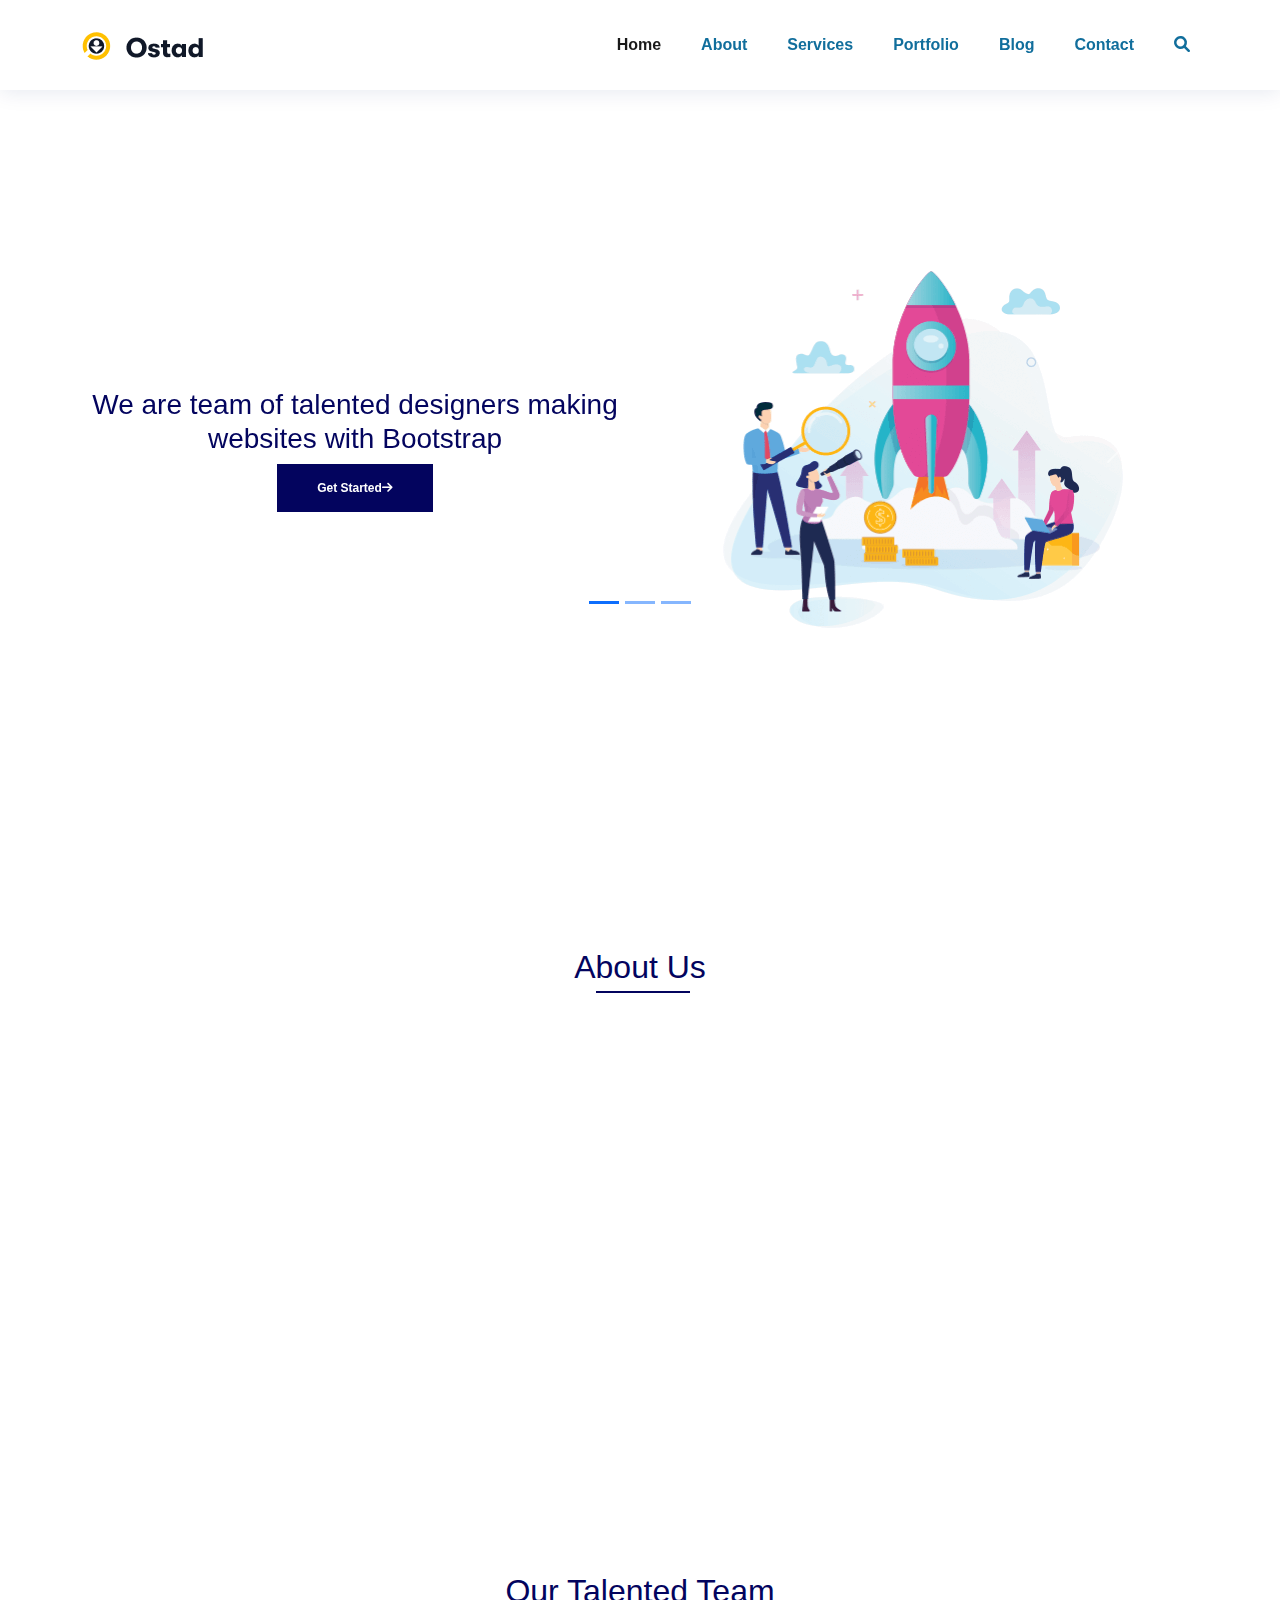
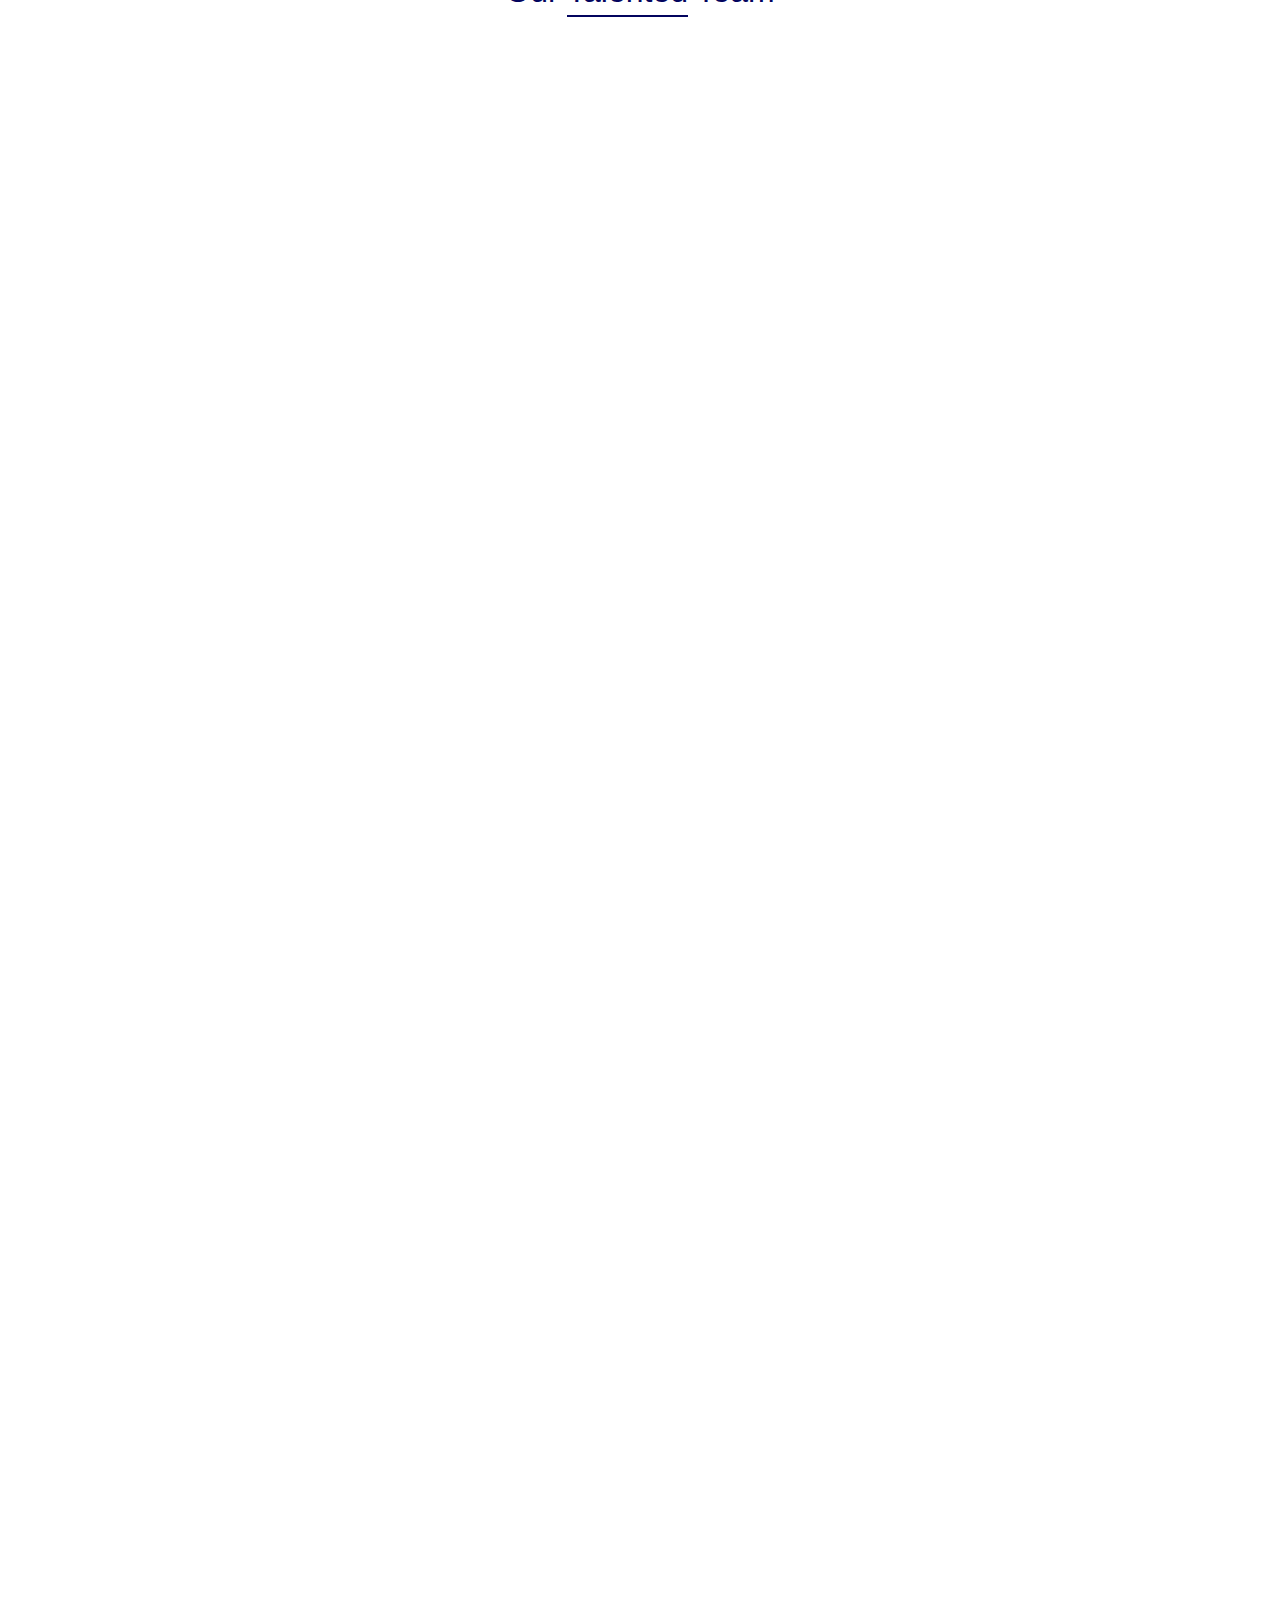
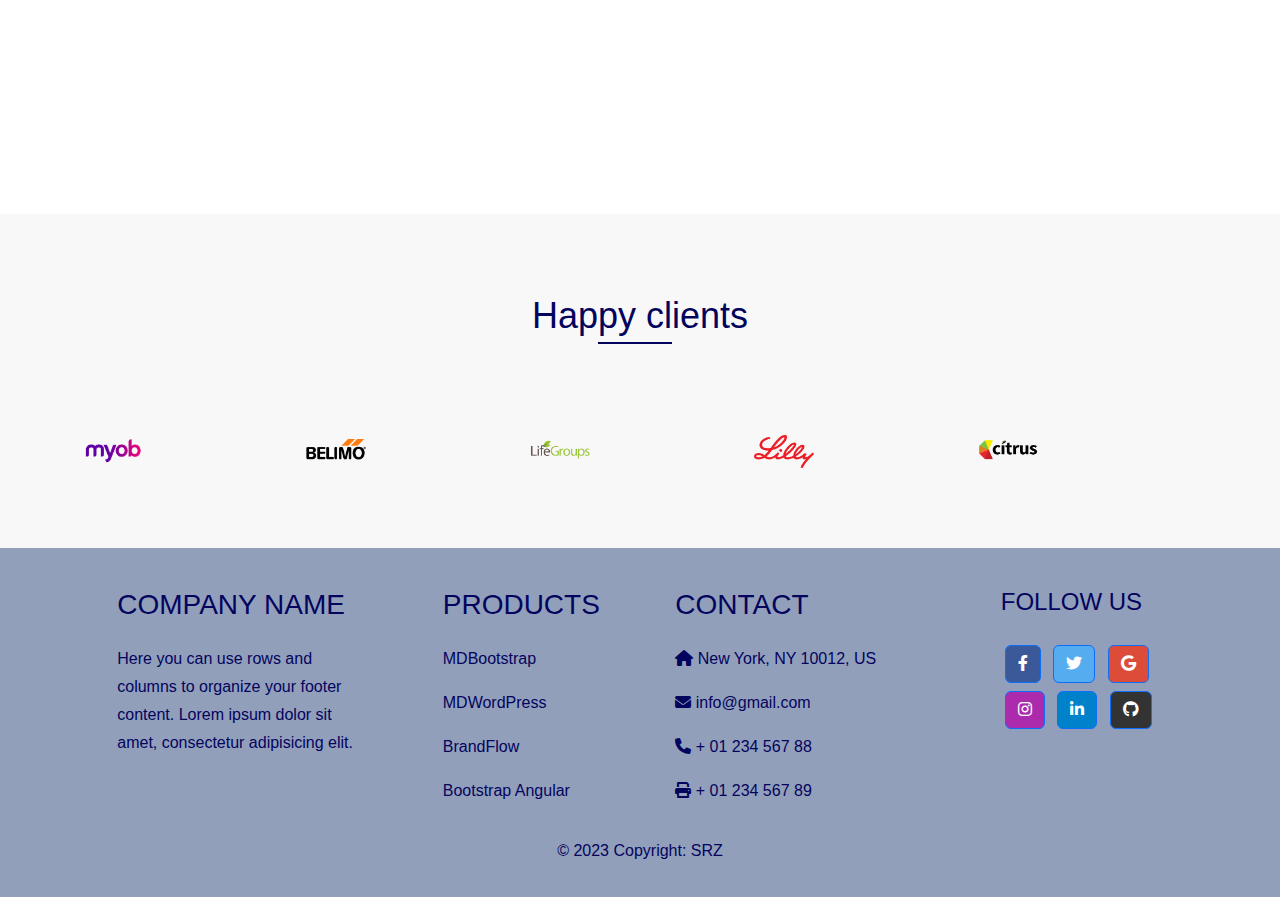
<file: index.html>
<!DOCTYPE html>
<html lang="en">
  <head>
    <meta charset="UTF-8" />
    <meta http-equiv="X-UA-Compatible" content="IE=edge" />
    <meta name="viewport" content="width=device-width, initial-scale=1.0" />
    <!-- bootstrap css -->
    <link rel="stylesheet" href="assets/css/bootstrap.min.css" />
    <!-- font awesome css -->
    <link rel="stylesheet" href="assets/css/font-awesome.min.css" />
    <!-- magnific css -->
    <link rel="stylesheet" href="assets/css/magnific-popup.css" />
    <!-- slick css -->
    <link rel="stylesheet" href="assets/css/slick.css" />
    <!-- main css -->
    <link rel="stylesheet" href="assets/css/style.css" />
    <!-- responsive css -->
    <link rel="stylesheet" href="assets/css/responsive.css" />

    <!-- Aos -->
    <link rel="stylesheet" href="https://unpkg.com/aos@next/dist/aos.css" />
    <title>My Website</title>
  </head>
  <body>
    <!-- Header -->
    <header class="header-area header fixed-top header-scrolled">
      <div class="container">
        <div class="row">
          <div class="col-12 col-sm-12 col-md-12 col-lg-12 col-xxl-12">
            <nav class="navbar navbar-expand-lg bg-body-tertiary">
              <div class="container p-0">
                <a class="navbar-brand" href="#"
                  ><img src="assets/img/logo.png" alt="logo not found"
                /></a>
                <button
                  class="navbar-toggler"
                  type="button"
                  data-bs-toggle="collapse"
                  data-bs-target="#navbarTogglerDemo02"
                  aria-controls="navbarTogglerDemo02"
                  aria-expanded="false"
                  aria-label="Toggle navigation"
                >
                  <span class="navbar-toggler-icon"></span>
                </button>
                <div class="collapse navbar-collapse" id="navbarTogglerDemo02">
                  <ul
                    class="mainmenu navbar-nav w-100 d-flex justify-content-end mb-2 mb-lg-0"
                  >
                    <li class="nav-item ">
                      <a class="nav-link active" href="index.html">Home</a>
                    </li>
                    <li class="nav-item ">
                      <a class="nav-link" href="about.html">About</a>
                    </li>
                    <li class="nav-item ">
                      <a class="nav-link" href="services.html">Services</a>
                    </li>
                    <li class="nav-item ">
                      <a class="nav-link" href="portfolio.html">Portfolio</a>
                    </li>
                    <li class="nav-item ">
                      <a class="nav-link " href="blogs.html">Blog</a>
                    </li>
                    <li class="nav-item ">
                      <a class="nav-link" href="contact.html">Contact</a>
                    </li>
                    <li class="nav-item ">
                      <a class="nav-link" href="nolink.com"
                        ><i class="fa-solid fa-magnifying-glass"></i
                      ></a>
                    </li>
                  </ul>
                </div>
              </div>
            </nav>
          </div>
        </div>
      </div>
    </header>

    <!-- ======= Hero Section ======= -->

    <section id="hero" class="hero d-flex align-items-center mb-5 ">
      <div class="container ">
        <div class="row ">
          <div class="col-lg-12">
       
            <div id="myCarousel" class="carousel slide" data-bs-ride="carousel">
              <!-- Indicators -->
              <ol class="carousel-indicators">
                <li data-bs-target="#myCarousel" data-bs-slide-to="0" class="active bg-primary"></li>
                <li data-bs-target="#myCarousel" data-bs-slide-to="1" class="bg-primary"></li>
                <li data-bs-target="#myCarousel" data-bs-slide-to="2" class="bg-primary"></li>
              </ol>
    
              <!-- Wrapper for slides -->
              <div class="carousel-inner">
                <div class="carousel-item active">
                  <div class="row align-items-center">
                    <div class="col-md-6 mt-3 mt-md-0">
                      <h3>We are team of talented designers making websites with Bootstrap</h3>
                      <a href="#about" class="btn-bg scrollto d-inline-flex align-items-center justify-content-center align-self-center">
                        <span>Get Started </span>
                        <i class="fa fa-arrow-right"></i>
                      </a>
                    </div>
                    <div class="col-md-6">
                      <img src="assets/img/values-2.png" class="hero-img img-fluid" alt="image1">
                    </div>
                  </div>
                </div>
                
                
                <div class="carousel-item">
                  <div class="row align-items-center">
                    <div class="col-md-6 mt-3 mt-md-0">
                      <h3>We are team of talented designers making websites with Bootstrap</h3>
                      <a href="#about" class="btn-bg scrollto d-inline-flex align-items-center justify-content-center align-self-center">
                        <span>Get Started </span>
                        <i class="fa fa-arrow-right"></i>
                      </a>
                    </div>
                    <div class="col-md-6">
                      <img src="assets/img/values-1.png" class="hero-img img-fluid" alt="image2">
                    </div>
                  </div>
                </div>
    
                <div class="carousel-item ">
                  <div class="row align-items-center">
                    <div class="col-md-6 mt-3 mt-md-0">
                      <h3>We are team of talented designers making websites with Bootstrap</h3>
                      <a href="#about" class="btn-bg scrollto d-inline-flex align-items-center justify-content-center align-self-center">
                        <span>Get Started </span>
                        <i class="fa fa-arrow-right"></i>
                      </a>
                    </div>
                    <div class="col-md-6">
                      <img src="assets/img/values-1.png" class="hero-img img-fluid" alt="image3">
                    </div>
                  </div>
                </div>
    
              <!-- Left and right controls -->
              <a class="carousel-control-prev" href="#myCarousel" role="button" data-bs-slide="prev">
                <span class="carousel-control-prev-icon carousel-btn" aria-hidden="true"></span>
                <span class="visually-hidden">Previous</span>
              </a>
              <a class="carousel-control-next" href="#myCarousel" role="button" data-bs-slide="next">
                <span class="carousel-control-next-icon carousel-btn" aria-hidden="true"></span>
                <span class="visually-hidden">Next</span>
              </a>
            </div>
          </div>
        </div>
      </div>
    </section>
    
    <!-- End Hero -->

    <!-- ======= About Us Section ======= -->
    <section id="about" class="about">
      <div class="container">
        <div class="section-header text-center mt-3 mb-3 my-div">
          <h2>A<span class="text-underline">bout U</span>s</h2>
        </div>
        <div class="row mt-5" data-aos="fade-left">
          <div class="col-lg-6">
            <img
              src="assets/img/about_us.jpeg"
              class="img-fluid rounded-4 mb-4"
              alt="image1 not found"
            />
            <p>
              Temporibus nihil enim deserunt sed ea. Provident sit expedita aut
              cupiditate nihil vitae quo officia vel. Blanditiis eligendi
            </p>
          </div>
          <div class="col-lg-6">
            <div class="content ps-0 ps-lg-5">
              <ul class="list-unstyled">
                <li>
                  <i class="fas fa-check-circle"></i> Ullamco laboris nisi ut
                  aliquip ex ea commodo consequat.
                </li>
                <li>
                  <i class="fas fa-check-circle"></i> Duis aute irure dolor in
                  reprehenderit in voluptate velit.
                </li>
                <li>
                  <i class="fas fa-check-circle"></i> Ullamco laboris nisi ut
                  aliquip ex ea commodo consequat. Duis aute irure dolor in
                  reprehenderit in voluptate trideta storacalaperda mastiro
                  dolore eu fugiat nulla pariatur.
                </li>
              </ul>
              <div class="position-relative">
                <img
                  src="assets/img/about_us2.jpeg"
                  class="img-fluid rounded-4"
                  alt="image2 not found"
                />
              </div>
            </div>
          </div>
        </div>
      </div>
    </section> 
    <!-- End About Us Section

  <!-- team section -->
    <section class="team mt-3">
      <div class="container">
        <h2 class="text-center mt-2 mb-5">
          Our <span class="text-underline">Talented</span> Team
        </h2>
        <div class="row" data-aos="fade-right">
          <div class="col-md-4 mb-4">
            <div class="card team-card">
              <img
                class="card-img-top"
                src="assets/img/team-2.jpg"
                alt="Team Member 1"
              />
              <div class="card-body">
                <h3 class="card-title">Team Member 1</h3>
                <p class="card-text">
                  Lorem ipsum dolor sit amet, consectetur adipiscing elit.
                </p>
              </div>
            </div>
          </div>
          <div class="col-md-4 mb-4">
            <div class="card team-card">
              <img
                class="card-img-top"
                src="assets/img/team-3.jpg"
                alt="Team Member 2"
              />
              <div class="card-body">
                <h3 class="card-title">Team Member 2</h3>
                <p class="card-text">
                  Lorem ipsum dolor sit amet, consectetur adipiscing elit.
                </p>
              </div>
            </div>
          </div>
          <div class="col-md-4 mb-4">
            <div class="card team-card">
              <img
                class="card-img-top"
                src="assets/img/team-5.jpg"
                alt="Team Member 3"
              />
              <div class="card-body">
                <h3 class="card-title">Team Member 3</h3>
                <p class="card-text">
                  Lorem ipsum dolor sit amet, consectetur adipiscing elit.
                </p>
              </div>
            </div>
          </div>
          <div class="col-md-4 mb-4">
            <div class="card team-card">
              <img
                class="card-img-top"
                src="assets/img/team-1.jpg"
                alt="Team Member 4"
              />
              <div class="card-body">
                <h3 class="card-title">Team Member 4</h3>
                <p class="card-text">
                  Lorem ipsum dolor sit amet, consectetur adipiscing elit.
                </p>
              </div>
            </div>
          </div>
          <div class="col-md-4 mb-4">
            <div class="card team-card">
              <img
                class="card-img-top"
                src="assets/img/team-6.jpg"
                alt="Team Member 5"
              />
              <div class="card-body">
                <h3 class="card-title">Team Member 5</h3>
                <p class="card-text">
                  Lorem ipsum dolor sit amet, consectetur adipiscing elit.
                </p>
              </div>
            </div>
          </div>
          <div class="col-md-4 mb-4">
            <div class="card team-card">
              <img
                class="card-img-top"
                src="assets/img/team-8.jpg"
                alt="Team Member 6"
              />
              <div class="card-body">
                <h3 class="card-title">Team Member 6</h3>
                <p class="card-text">
                  Lorem ipsum dolor sit amet, consectetur adipiscing elit.
                </p>
              </div>
            </div>
          </div>
        </div>
      </div>
    </section>

    <!-- project section -->
    <section class="projects-area">
      <div class="container">
          <div class="row"  data-aos="fade-left">
              <div class="c col-xxl-12 text-center">
                  <h4 class="section-title">Latest projects</h4>
              </div>
          </div>
          <div class="row" data-aos="fade-left">
              <div class="col-12 col-md-6 col-lg-4 ">
                  <div class="single-project position-relative mb-5">
                      <img src="assets/img/portfolio-2.jpg" alt="" class="img-fluid">
                      <div class="project-content">
                          <a href="assets/img/portfolio-2.jpg" class="popup-image">
                              <i class="fa-solid fa-plus"></i>
                          </a>
                      </div>
                  </div>
              </div>
              <div class="col-12 col-md-6 col-lg-4 ">
                  <div class="single-project position-relative mb-5">
                      <img src="assets/img/portfolio-3.jpg" alt="" class="img-fluid">
                      <div class="project-content position-absolute top-50 start-50 translate-middle">
                          <a href="assets/img/portfolio-3.jpg" class="popup-image">
                              <i class="fa-solid fa-plus"></i>
                          </a>
                      </div>
                  </div>
              </div>
              <div class="col-12 col-md-6 col-lg-4 ">
                  <div class="single-project position-relative mb-5">
                      <img src="assets/img/portfolio-4.jpg" alt="" class="img-fluid">
                      <div class="project-content position-absolute top-50 start-50 translate-middle">
                          <a href="assets/img/portfolio-4.jpg" class="popup-image">
                              <i class="fa-solid fa-plus"></i>
                          </a>
                      </div>
                  </div>
              </div>
              <div class="col-12 col-md-6 col-lg-4 ">
                  <div class="single-project position-relative mb-5">
                      <img src="assets/img/portfolio-5.jpg" alt="" class="img-fluid">
                      <div class="project-content position-absolute top-50 start-50 translate-middle">
                          <a href="assets/img/portfolio-5.jpg" class="popup-image">
                              <i class="fa-solid fa-plus"></i>
                          </a>
                      </div>
                  </div>
              </div>
              <div class="col-12 col-md-6 col-lg-4 ">
                  <div class="single-project position-relative mb-5">
                      <img src="assets/img/portfolio-8.jpg" alt="" class="img-fluid">
                      <div class="project-content position-absolute top-50 start-50 translate-middle">
                          <a href="assets/img/portfolio-8.jpg" class="popup-image">
                              <i class="fa-solid fa-plus"></i>
                          </a>
                      </div>
                  </div>
              </div>
              <div class="col-12 col-md-6 col-lg-4 ">
                  <div class="single-project position-relative mb-5">
                      <img src="assets/img/portfolio-12.jpg" alt="" class="img-fluid">
                      <div class="project-content position-absolute top-50 start-50 translate-middle">
                          <a href="assets/img/portfolio-12.jpg" class="popup-image">
                              <i class="fa-solid fa-plus"></i>
                          </a>
                      </div>
                  </div>
              </div>
          </div>
      </div>
  </section>
    <!-- Clients -->
    <section class="clients-area">
      <div class="container">
        <div class="row">
          <h4 class="section-title text-center ">Hap<span class="text-underline">py cl</span>ients</h4>
          <div class="col-xxl-12">
            <div class="clients mt-5">
              <img src="assets/img/client-logo-1.png" alt="client-logo-1 image not found" />
              <img src="assets/img/client-logo-2.png" alt="client-logo-2 image not found"  />
              <img src="assets/img/client-logo-3.png" alt="client-logo-3 image not found"  />
              <img src="assets/img/client-logo-4.png" alt="client-logo-4 image not found"  />
              <img src="assets/img/client-logo-5.png" alt="client-logo-5 image not found"  />
              <img src="assets/img/client-logo-3.png" alt="client-logo-6 image not found"  />
            </div>
          </div>
        </div>
      </div>
    </section>

 <!-- footer -->
  <footer
          class="text-center text-lg-start"
          style="background-color: #929fba"
          >
    <!-- Grid container -->
    <div class="container p-4 pb-0">
      <!-- Section: Links -->
      <section class="">
        <!--Grid row-->
        <div class="row">
          <!-- Grid column -->
          <div class="col-md-3 col-lg-3 col-xl-3 mx-auto mt-3">
            <h3 class="text-uppercase mb-4 font-weight-bold">
              Company name
            </h3>
            <p>
              Here you can use rows and columns to organize your footer
              content. Lorem ipsum dolor sit amet, consectetur adipisicing
              elit.
            </p>
          </div>
          <!-- Grid column -->

          <hr class="w-100 clearfix d-md-none" />

          <!-- Grid column -->
          <div class="col-md-2 col-lg-2 col-xl-2 mx-auto mt-3">
            <h3 class="text-uppercase mb-4 font-weight-bold">Products</h3>
            <p>
              <a >MDBootstrap</a>
            </p>
            <p>
              <a >MDWordPress</a>
            </p>
            <p>
              <a >BrandFlow</a>
            </p>
            <p>
              <a >Bootstrap Angular</a>
            </p>
          </div>
          <!-- Grid column -->

          <hr class="w-100 clearfix d-md-none" />

          <!-- Grid column -->
          <hr class="w-100 clearfix d-md-none" />

          <!-- Grid column -->
          <div class="col-md-4 col-lg-3 col-xl-3 mx-auto mt-3">
            <h3 class="text-uppercase mb-4 font-weight-bold">Contact</h3>
            <p><i class="fas fa-home mr-3"></i> New York, NY 10012, US</p>
            <p><i class="fas fa-envelope mr-3"></i> info@gmail.com</p>
            <p><i class="fas fa-phone mr-3"></i> + 01 234 567 88</p>
            <p><i class="fas fa-print mr-3"></i> + 01 234 567 89</p>
          </div>
          <!-- Grid column -->

          <!-- Grid column -->
          <div class="col-md-3 col-lg-2 col-xl-2 mx-auto mt-3">
            <h4 class="text-uppercase mb-4 font-weight-bold">Follow us</h4>

            <!-- Facebook -->
            <a
               class="btn btn-primary btn-floating m-1"
               style="background-color: #3b5998"
               href="www.facebook.com"
               role="button"
               ><i class="fab fa-facebook-f"></i
              ></a>

            <!-- Twitter -->
            <a
               class="btn btn-primary btn-floating m-1"
               style="background-color: #55acee"
               href="https://twitter.com/"
               role="button"
               ><i class="fab fa-twitter"></i
              ></a>

            <!-- Google -->
            <a
               class="btn btn-primary btn-floating m-1"
               style="background-color: #dd4b39"
               href="https://www.google.com/"
               role="button"
               ><i class="fab fa-google"></i
              ></a>

            <!-- Instagram -->
            <a
               class="btn btn-primary btn-floating m-1"
               style="background-color: #ac2bac"
               href="https://www.instagram.com/"
               role="button"
               ><i class="fab fa-instagram"></i
              ></a>

            <!-- Linkedin -->
            <a
               class="btn btn-primary btn-floating m-1"
               style="background-color: #0082ca"
               href="https://www.linkedin.com/"
               role="button"
               ><i class="fab fa-linkedin-in"></i
              ></a>
            <!-- Github -->
            <a
               class="btn btn-primary btn-floating m-1"
               style="background-color: #333333"
               href="https://github.com/"
               role="button"
               ><i class="fab fa-github"></i
              ></a>
          </div>
        </div>
        <!--Grid row-->
      </section>
      <!-- Section: Links -->
    </div>
    <!-- Grid container -->

    <!-- Copyright -->
    <div class="text-center p-3 ">
      <p>© 2023 Copyright:
        <span>SRZ</span>
        <p>
      
    </div>
    <!-- Copyright -->
  </footer>



    <!-- jquery js -->
    <script src="assets/js/jquery.min.js"></script>
    <!-- popper js -->
    <script src="assets/js/popper.min.js"></script>
    <!-- bootstrap js -->
    <script src="assets/js/bootstrap.min.js"></script>
    <!-- waypoint js -->
    <script src="assets/js/waypoint.min.js"></script>
    <!-- counterup js -->
    <script src="assets/js/counterup.min.js"></script>
    <!-- slick js -->
    <script src="assets/js/slick.min.js"></script>
    <!-- magnific js -->
    <script src="assets/js/jquery.magnific-popup.min.js"></script>

    <!-- aos -->
    <script src="https://unpkg.com/aos@next/dist/aos.js"></script>

    <!-- main js -->
    <script src="assets/js/main.js"></script>
  </body>
</html>
</file>
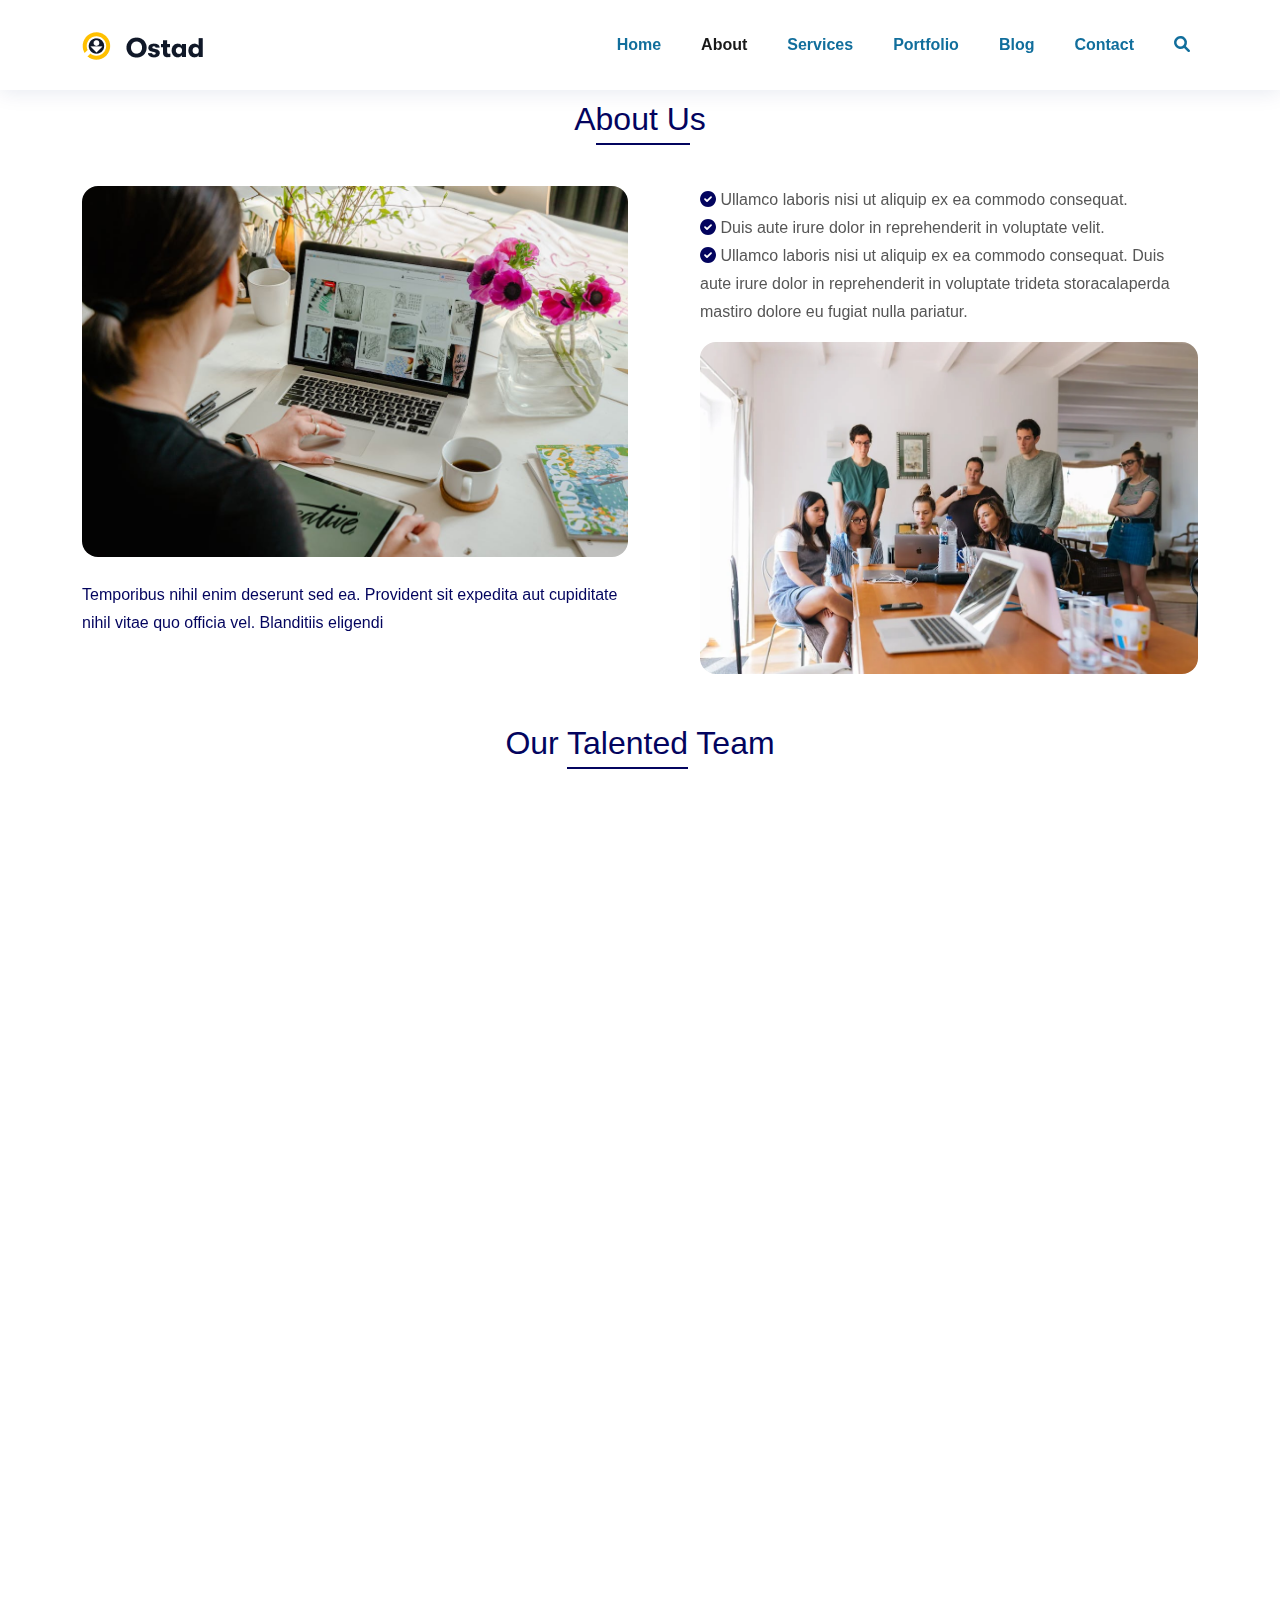
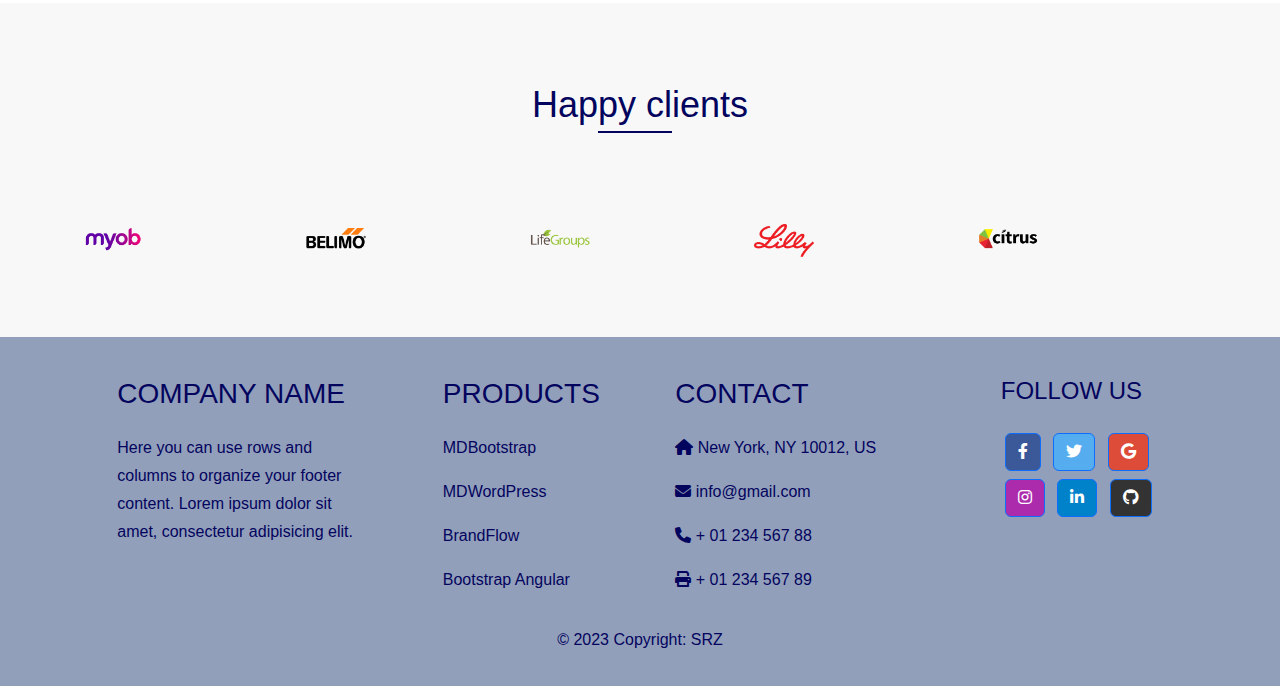
<file: about.html>
<!DOCTYPE html>
<html lang="en">
  <head>
    <meta charset="UTF-8" />
    <meta http-equiv="X-UA-Compatible" content="IE=edge" />
    <meta name="viewport" content="width=device-width, initial-scale=1.0" />
    <!-- bootstrap css -->
    <link rel="stylesheet" href="assets/css/bootstrap.min.css" />
    <!-- font awesome css -->
    <link rel="stylesheet" href="assets/css/font-awesome.min.css" />
    <!-- magnific css -->
    <link rel="stylesheet" href="assets/css/magnific-popup.css" />
    <!-- slick css -->
    <link rel="stylesheet" href="assets/css/slick.css" />
    <!-- main css -->
    <link rel="stylesheet" href="assets/css/style.css" />
    <!-- responsive css -->
    <link rel="stylesheet" href="assets/css/responsive.css" />

    <!-- Aos -->
    <link rel="stylesheet" href="https://unpkg.com/aos@next/dist/aos.css" />
    <title>My Website</title>
  </head>
  <body>
    <!-- Header -->
    <header class="header fixed-top header-scrolled">
      <div class="container">
        <div class="row">
          <div class="col-xxl-12">
            <nav class="navbar navbar-expand-lg bg-body-tertiary">
              <div class="container p-0">
                <a class="navbar-brand" href="#"
                  ><img src="assets/img/logo.png" alt="logo not found"
                /></a>
                <button
                  class="navbar-toggler"
                  type="button"
                  data-bs-toggle="collapse"
                  data-bs-target="#navbarTogglerDemo02"
                  aria-controls="navbarTogglerDemo02"
                  aria-expanded="false"
                  aria-label="Toggle navigation"
                >
                  <span class="navbar-toggler-icon"></span>
                </button>
                <div class="collapse navbar-collapse" id="navbarTogglerDemo02">
                  <ul
                    class="mainmenu navbar-nav w-100 d-flex justify-content-end mb-2 mb-lg-0"
                  >
                    <li class="nav-item">
                      <a class="nav-link" href="index.html">Home</a>
                    </li>
                    <li class="nav-item">
                      <a class="nav-link active" href="about.html">About</a>
                    </li>
                    <li class="nav-item">
                      <a class="nav-link" href="services.html">Services</a>
                    </li>
                    <li class="nav-item">
                      <a class="nav-link" href="portfolio.html">Portfolio</a>
                    </li>
                    <li class="nav-item">
                      <a class="nav-link" href="blogs.html">Blog</a>
                    </li>
                    <li class="nav-item">
                      <a class="nav-link" href="contact.html">Contact</a>
                    </li>
                    <li class="nav-item">
                      <a class="nav-link" href="#"
                        ><i class="fa-solid fa-magnifying-glass"></i
                      ></a>
                    </li>
                  </ul>
                </div>
              </div>
            </nav>
          </div>
        </div>
      </div>
    </header>

    <!-- ======= About Us Section ======= -->
    <section id="about" class="about">
      <div class="container">
        <div class="section-header text-center mb-3 my-div">
          <h2>A<span class="text-underline">bout U</span>s</h2>
        </div>
        <div class="row mt-5" data-aos="fade-left">
          <div class="col-lg-6">
            <img
              src="assets/img/about_us.jpeg"
              class="img-fluid rounded-4 mb-4"
              alt=""
            />
            <p>
              Temporibus nihil enim deserunt sed ea. Provident sit expedita aut
              cupiditate nihil vitae quo officia vel. Blanditiis eligendi
            </p>
          </div>
          <div class="col-lg-6">
            <div class="content ps-0 ps-lg-5">
              <ul class="list-unstyled">
                <li>
                  <i class="fas fa-check-circle"></i> Ullamco laboris nisi ut
                  aliquip ex ea commodo consequat.
                </li>
                <li>
                  <i class="fas fa-check-circle"></i> Duis aute irure dolor in
                  reprehenderit in voluptate velit.
                </li>
                <li>
                  <i class="fas fa-check-circle"></i> Ullamco laboris nisi ut
                  aliquip ex ea commodo consequat. Duis aute irure dolor in
                  reprehenderit in voluptate trideta storacalaperda mastiro
                  dolore eu fugiat nulla pariatur.
                </li>
              </ul>
              <div class="position-relative">
                <img
                  src="assets/img/about_us2.jpeg"
                  class="img-fluid rounded-4"
                  alt=""
                />
              </div>
            </div>
          </div>
        </div>
      </div>
    </section>
    <!-- End About Us Section -->

    <!--  team section -->
    <section class="team mt-3">
      <div class="container">
        <h2 class="text-center mt-2 mb-5">
          Our <span class="text-underline">Talented</span> Team
        </h2>
        <div class="row" data-aos="fade-right">
          <div class="col-md-4 mb-4">
            <div class="card team-card">
              <img
                class="card-img-top"
                src="assets/img/team-2.jpg"
                alt="Team Member 1"
              />
              <div class="card-body">
                <h3 class="card-title">Team Member 1</h3>
                <p class="card-text">
                  Lorem ipsum dolor sit amet, consectetur adipiscing elit.
                </p>
              </div>
            </div>
          </div>
          <div class="col-md-4 mb-4">
            <div class="card team-card">
              <img
                class="card-img-top"
                src="assets/img/team-3.jpg"
                alt="Team Member 2"
              />
              <div class="card-body">
                <h3 class="card-title">Team Member 2</h3>
                <p class="card-text">
                  Lorem ipsum dolor sit amet, consectetur adipiscing elit.
                </p>
              </div>
            </div>
          </div>
          <div class="col-md-4 mb-4">
            <div class="card team-card">
              <img
                class="card-img-top"
                src="assets/img/team-5.jpg"
                alt="Team Member 3"
              />
              <div class="card-body">
                <h3 class="card-title">Team Member 3</h3>
                <p class="card-text">
                  Lorem ipsum dolor sit amet, consectetur adipiscing elit.
                </p>
              </div>
            </div>
          </div>
          <div class="col-md-4 mb-4">
            <div class="card team-card">
              <img
                class="card-img-top"
                src="assets/img/team-1.jpg"
                alt="Team Member 4"
              />
              <div class="card-body">
                <h3 class="card-title">Team Member 4</h3>
                <p class="card-text">
                  Lorem ipsum dolor sit amet, consectetur adipiscing elit.
                </p>
              </div>
            </div>
          </div>
          <div class="col-md-4 mb-4">
            <div class="card team-card">
              <img
                class="card-img-top"
                src="assets/img/team-6.jpg"
                alt="Team Member 5"
              />
              <div class="card-body">
                <h3 class="card-title">Team Member 5</h3>
                <p class="card-text">
                  Lorem ipsum dolor sit amet, consectetur adipiscing elit.
                </p>
              </div>
            </div>
          </div>
          <div class="col-md-4 mb-4">
            <div class="card team-card">
              <img
                class="card-img-top"
                src="assets/img/team-8.jpg"
                alt="Team Member 6"
              />
              <div class="card-body">
                <h3 class="card-title">Team Member 6</h3>
                <p class="card-text">
                  Lorem ipsum dolor sit amet, consectetur adipiscing elit.
                </p>
              </div>
            </div>
          </div>
        </div>
      </div>
    </section>

    <!-- Clients -->
    <section class="clients-area">
      <div class="container">
        <div class="row">
          <h4 class="section-title text-center">
            Hap<span class="text-underline">py cl</span>ients
          </h4>
          <div class="col-xxl-12">
            <div class="clients mt-5">
              <img
                src="assets/img/client-logo-1.png"
                alt="client-logo-1 image not found"
              />
              <img
                src="assets/img/client-logo-2.png"
                alt="client-logo-2 image not found"
              />
              <img
                src="assets/img/client-logo-3.png"
                alt="client-logo-3 image not found"
              />
              <img
                src="assets/img/client-logo-4.png"
                alt="client-logo-4 image not found"
              />
              <img
                src="assets/img/client-logo-5.png"
                alt="client-logo-5 image not found"
              />
              <img
                src="assets/img/client-logo-3.png"
                alt="client-logo-6 image not found"
              />
            </div>
          </div>
        </div>
      </div>
    </section>

    <!-- footer -->
    <footer class="text-center text-lg-start" style="background-color: #929fba">
      <!-- Grid container -->
      <div class="container p-4 pb-0">
        <!-- Section: Links -->
        <section class="">
          <!--Grid row-->
          <div class="row">
            <!-- Grid column -->
            <div class="col-md-3 col-lg-3 col-xl-3 mx-auto mt-3">
              <h3 class="text-uppercase mb-4 font-weight-bold">Company name</h3>
              <p>
                Here you can use rows and columns to organize your footer
                content. Lorem ipsum dolor sit amet, consectetur adipisicing
                elit.
              </p>
            </div>
            <!-- Grid column -->

            <hr class="w-100 clearfix d-md-none" />

            <!-- Grid column -->
            <div class="col-md-2 col-lg-2 col-xl-2 mx-auto mt-3">
              <h3 class="text-uppercase mb-4 font-weight-bold">Products</h3>
              <p>
                <a>MDBootstrap</a>
              </p>
              <p>
                <a>MDWordPress</a>
              </p>
              <p>
                <a>BrandFlow</a>
              </p>
              <p>
                <a>Bootstrap Angular</a>
              </p>
            </div>
            <!-- Grid column -->

            <hr class="w-100 clearfix d-md-none" />

            <!-- Grid column -->
            <hr class="w-100 clearfix d-md-none" />

            <!-- Grid column -->
            <div class="col-md-4 col-lg-3 col-xl-3 mx-auto mt-3">
              <h3 class="text-uppercase mb-4 font-weight-bold">Contact</h3>
              <p><i class="fas fa-home mr-3"></i> New York, NY 10012, US</p>
              <p><i class="fas fa-envelope mr-3"></i> info@gmail.com</p>
              <p><i class="fas fa-phone mr-3"></i> + 01 234 567 88</p>
              <p><i class="fas fa-print mr-3"></i> + 01 234 567 89</p>
            </div>
            <!-- Grid column -->

            <!-- Grid column -->
            <div class="col-md-3 col-lg-2 col-xl-2 mx-auto mt-3">
              <h4 class="text-uppercase mb-4 font-weight-bold">Follow us</h4>

              <!-- Facebook -->
              <a
                class="btn btn-primary btn-floating m-1"
                style="background-color: #3b5998"
                href="www.facebook.com"
                role="button"
                ><i class="fab fa-facebook-f"></i
              ></a>

              <!-- Twitter -->
              <a
                class="btn btn-primary btn-floating m-1"
                style="background-color: #55acee"
                href="https://twitter.com/"
                role="button"
                ><i class="fab fa-twitter"></i
              ></a>

              <!-- Google -->
              <a
                class="btn btn-primary btn-floating m-1"
                style="background-color: #dd4b39"
                href="https://www.google.com/"
                role="button"
                ><i class="fab fa-google"></i
              ></a>

              <!-- Instagram -->
              <a
                class="btn btn-primary btn-floating m-1"
                style="background-color: #ac2bac"
                href="https://www.instagram.com/"
                role="button"
                ><i class="fab fa-instagram"></i
              ></a>

              <!-- Linkedin -->
              <a
                class="btn btn-primary btn-floating m-1"
                style="background-color: #0082ca"
                href="https://www.linkedin.com/"
                role="button"
                ><i class="fab fa-linkedin-in"></i
              ></a>
              <!-- Github -->
              <a
                class="btn btn-primary btn-floating m-1"
                style="background-color: #333333"
                href="https://github.com/"
                role="button"
                ><i class="fab fa-github"></i
              ></a>
            </div>
          </div>
          <!--Grid row-->
        </section>
        <!-- Section: Links -->
      </div>
      <!-- Grid container -->

      <!-- Copyright -->
      <div class="text-center p-3">
        <p>© 2023 Copyright: <span>SRZ</span></p>

        <p></p>
      </div>

      <!-- Copyright -->
    </footer>

    <!-- jquery js -->
    <script src="assets/js/jquery.min.js"></script>
    <!-- popper js -->
    <script src="assets/js/popper.min.js"></script>
    <!-- bootstrap js -->
    <script src="assets/js/bootstrap.min.js"></script>
    <!-- waypoint js -->
    <script src="assets/js/waypoint.min.js"></script>
    <!-- counterup js -->
    <script src="assets/js/counterup.min.js"></script>
    <!-- slick js -->
    <script src="assets/js/slick.min.js"></script>
    <!-- magnific js -->
    <script src="assets/js/jquery.magnific-popup.min.js"></script>

    <!-- aos -->
    <script src="https://unpkg.com/aos@next/dist/aos.js"></script>
    <!-- main js -->
    <script src="assets/js/main.js"></script>
  </body>
</html>
</file>
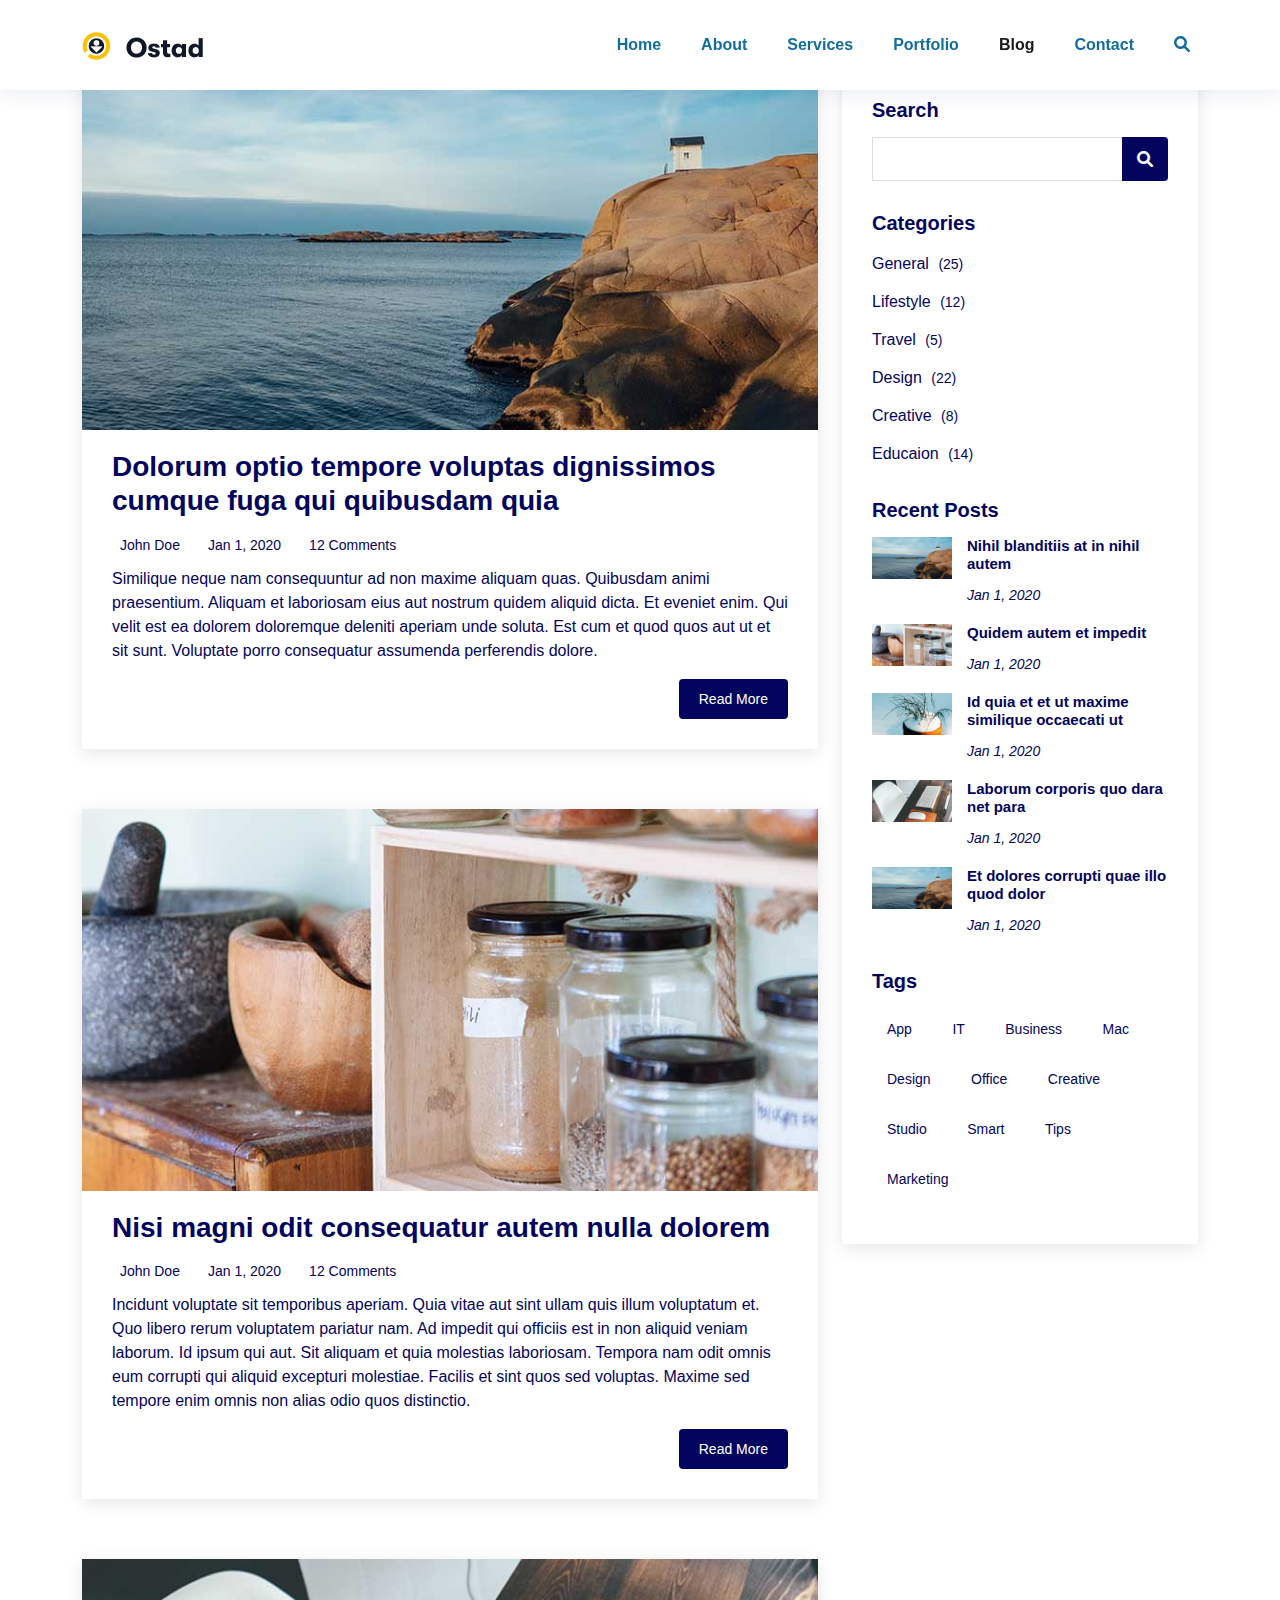
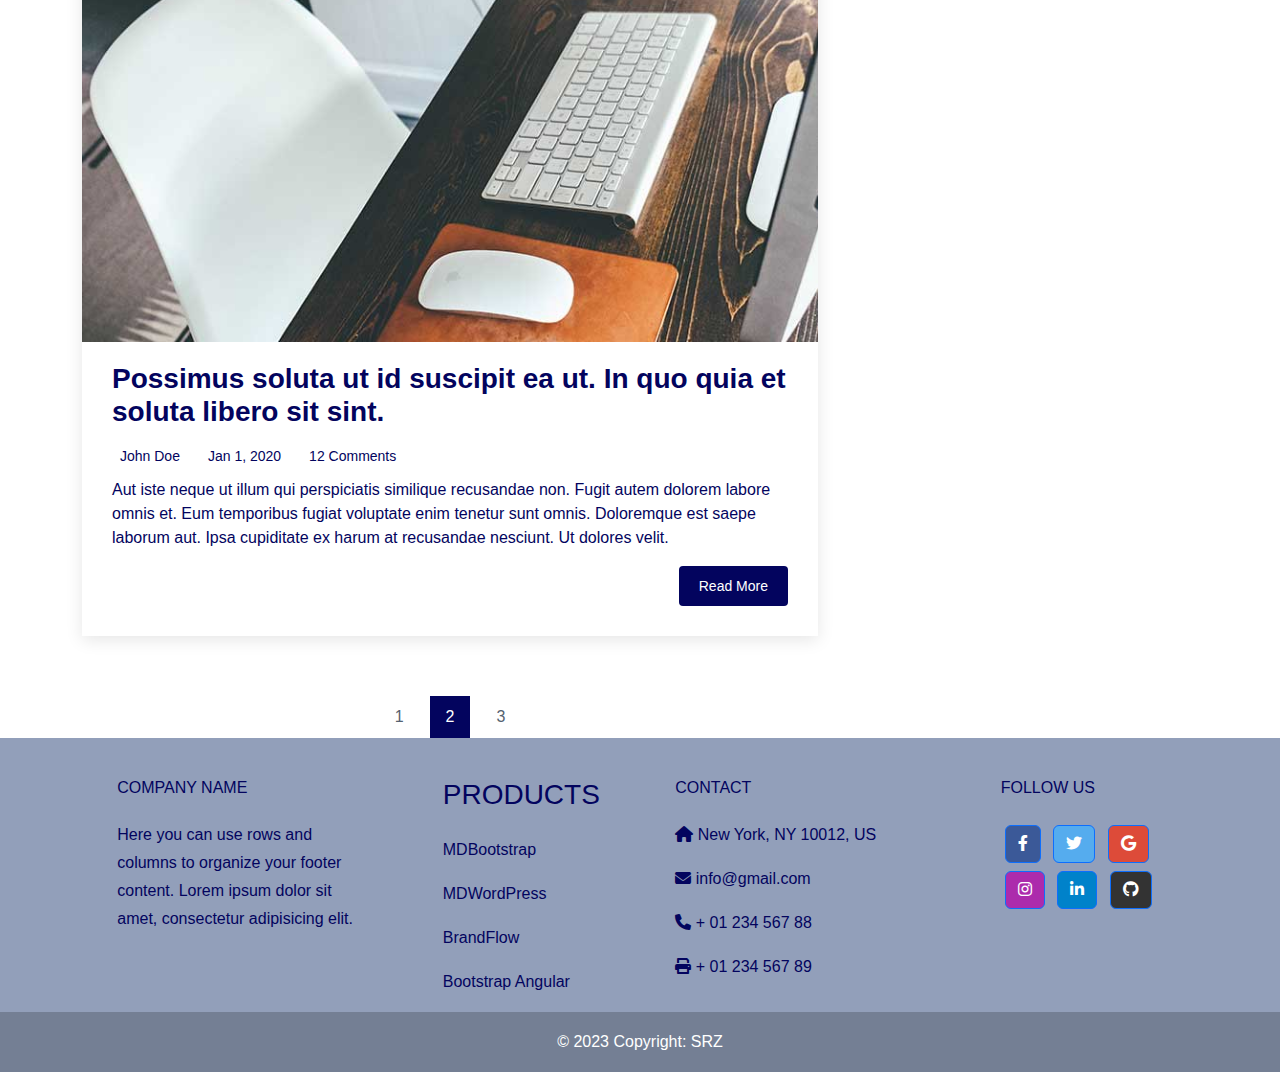
<file: blogs.html>
<!DOCTYPE html>
<html lang="en">
  <head>
    <meta charset="UTF-8" />
    <meta http-equiv="X-UA-Compatible" content="IE=edge" />
    <meta name="viewport" content="width=device-width, initial-scale=1.0" />
    <!-- bootstrap css -->
    <link rel="stylesheet" href="assets/css/bootstrap.min.css" />
    <!-- font awesome css -->
    <link rel="stylesheet" href="assets/css/font-awesome.min.css" />
    <!-- magnific css -->
    <link rel="stylesheet" href="assets/css/magnific-popup.css" />
    <!-- slick css -->
    <link rel="stylesheet" href="assets/css/slick.css" />
    <!-- main css -->
    <link rel="stylesheet" href="assets/css/style.css" />
    <!-- responsive css -->
    <link rel="stylesheet" href="assets/css/responsive.css" />
    <title>My Website</title>
  </head>
  <body>
    <!-- Header -->
    <header class="header fixed-top header-scrolled">
      <div class="container">
        <div class="row">
          <div class="col-xxl-12">
            <nav class="navbar navbar-expand-lg bg-body-tertiary">
              <div class="container p-0">
                <a class="navbar-brand" href="#"
                  ><img src="assets/img/logo.png" alt="logo not found"
                /></a>
                <button
                  class="navbar-toggler"
                  type="button"
                  data-bs-toggle="collapse"
                  data-bs-target="#navbarTogglerDemo02"
                  aria-controls="navbarTogglerDemo02"
                  aria-expanded="false"
                  aria-label="Toggle navigation"
                >
                  <span class="navbar-toggler-icon"></span>
                </button>
                <div class="collapse navbar-collapse" id="navbarTogglerDemo02">
                  <ul
                    class="mainmenu navbar-nav w-100 d-flex justify-content-end mb-2 mb-lg-0"
                  >
                    <li class="nav-item">
                      <a class="nav-link" href="index.html">Home</a>
                    </li>
                    <li class="nav-item">
                      <a class="nav-link" href="about.html">About</a>
                    </li>
                    <li class="nav-item">
                      <a class="nav-link" href="services.html">Services</a>
                    </li>
                    <li class="nav-item">
                      <a class="nav-link" href="portfolio.html">Portfolio</a>
                    </li>
                    <li class="nav-item">
                      <a class="nav-link active" href="blogs.html">Blog</a>
                    </li>
                    <li class="nav-item">
                      <a class="nav-link" href="contact.html">Contact</a>
                    </li>
                    <li class="nav-item">
                      <a class="nav-link" href="#"
                        ><i class="fa-solid fa-magnifying-glass"></i
                      ></a>
                    </li>
                  </ul>
                </div>
              </div>
            </nav>
          </div>
        </div>
      </div>
    </header>

    <!-- ======= Blog Section ======= -->
    <section id="blog" class="blog mt-5">
      <div class="container" data-aos="fade-up">
        <div class="row">
          <div class="col-lg-8 entries">
            <article class="entry">
              <div class="entry-img">
                <img
                  src="assets/img/blog-1.jpg"
                  alt="blog1 image not found"
                  class="img-fluid"
                />
              </div>

              <h2 class="entry-title">
                <a href="blog-single.html"
                  >Dolorum optio tempore voluptas dignissimos cumque fuga qui
                  quibusdam quia</a
                >
              </h2>

              <div class="entry-meta">
                <ul>
                  <li class="d-flex align-items-center">
                    <i class="bi bi-person"></i>
                    <a href="blog-single.html">John Doe</a>
                  </li>
                  <li class="d-flex align-items-center">
                    <i class="bi bi-clock"></i>
                    <a href="blog-single.html"
                      ><time datetime="2020-01-01">Jan 1, 2020</time></a
                    >
                  </li>
                  <li class="d-flex align-items-center">
                    <i class="bi bi-chat-dots"></i>
                    <a href="blog-single.html">12 Comments</a>
                  </li>
                </ul>
              </div>

              <div class="entry-content">
                <p>
                  Similique neque nam consequuntur ad non maxime aliquam quas.
                  Quibusdam animi praesentium. Aliquam et laboriosam eius aut
                  nostrum quidem aliquid dicta. Et eveniet enim. Qui velit est
                  ea dolorem doloremque deleniti aperiam unde soluta. Est cum et
                  quod quos aut ut et sit sunt. Voluptate porro consequatur
                  assumenda perferendis dolore.
                </p>
                <div class="read-more">
                  <a href="blog-single.html">Read More</a>
                </div>
              </div>
            </article>
            <!-- End blog entry -->

            <article class="entry">
              <div class="entry-img">
                <img
                  src="assets/img/blog-2.jpg"
                  alt="blog2 image not found"
                  class="img-fluid"
                />
              </div>

              <h2 class="entry-title">
                <a href="blog-single.html"
                  >Nisi magni odit consequatur autem nulla dolorem</a
                >
              </h2>

              <div class="entry-meta">
                <ul>
                  <li class="d-flex align-items-center">
                    <i class="bi bi-person"></i>
                    <a href="blog-single.html">John Doe</a>
                  </li>
                  <li class="d-flex align-items-center">
                    <i class="bi bi-clock"></i>
                    <a href="blog-single.html"
                      ><time datetime="2020-01-01">Jan 1, 2020</time></a
                    >
                  </li>
                  <li class="d-flex align-items-center">
                    <i class="bi bi-chat-dots"></i>
                    <a href="blog-single.html">12 Comments</a>
                  </li>
                </ul>
              </div>

              <div class="entry-content">
                <p>
                  Incidunt voluptate sit temporibus aperiam. Quia vitae aut sint
                  ullam quis illum voluptatum et. Quo libero rerum voluptatem
                  pariatur nam. Ad impedit qui officiis est in non aliquid
                  veniam laborum. Id ipsum qui aut. Sit aliquam et quia
                  molestias laboriosam. Tempora nam odit omnis eum corrupti qui
                  aliquid excepturi molestiae. Facilis et sint quos sed
                  voluptas. Maxime sed tempore enim omnis non alias odio quos
                  distinctio.
                </p>
                <div class="read-more">
                  <a href="blog-single.html">Read More</a>
                </div>
              </div>
            </article>
            <!-- End blog entry -->

            <article class="entry">
              <div class="entry-img">
                <img
                  src="assets/img/blog-3.jpg"
                  alt="blog3 image not found"
                  class="img-fluid"
                />
              </div>

              <h2 class="entry-title">
                <a href="blog-single.html"
                  >Possimus soluta ut id suscipit ea ut. In quo quia et soluta
                  libero sit sint.</a
                >
              </h2>

              <div class="entry-meta">
                <ul>
                  <li class="d-flex align-items-center">
                    <i class="bi bi-person"></i>
                    <a href="blog-single.html">John Doe</a>
                  </li>
                  <li class="d-flex align-items-center">
                    <i class="bi bi-clock"></i>
                    <a href="blog-single.html"
                      ><time datetime="2020-01-01">Jan 1, 2020</time></a
                    >
                  </li>
                  <li class="d-flex align-items-center">
                    <i class="bi bi-chat-dots"></i>
                    <a href="blog-single.html">12 Comments</a>
                  </li>
                </ul>
              </div>

              <div class="entry-content">
                <p>
                  Aut iste neque ut illum qui perspiciatis similique recusandae
                  non. Fugit autem dolorem labore omnis et. Eum temporibus
                  fugiat voluptate enim tenetur sunt omnis. Doloremque est saepe
                  laborum aut. Ipsa cupiditate ex harum at recusandae nesciunt.
                  Ut dolores velit.
                </p>
                <div class="read-more">
                  <a href="blog-single.html">Read More</a>
                </div>
              </div>
            </article>
            <!-- End blog entry -->

            <div class="blog-pagination">
              <ul class="justify-content-center">
                <li><a href="#">1</a></li>
                <li class="active"><a href="#">2</a></li>
                <li><a href="#">3</a></li>
              </ul>
            </div>
          </div>
          <!-- End blog entries list -->

          <div class="col-lg-4">
            <div class="sidebar">
              <h3 class="sidebar-title">Search</h3>
              <div class="sidebar-item search-form">
                <form action="">
                  <input type="text" />
                  <button type="submit"><i class="fa fa-search"></i></button>
                </form>
              </div>
              <!-- End sidebar search formn-->

              <h3 class="sidebar-title">Categories</h3>
              <div class="sidebar-item categories">
                <ul>
                  <li>
                    <a href="#">General <span>(25)</span></a>
                  </li>
                  <li>
                    <a href="#">Lifestyle <span>(12)</span></a>
                  </li>
                  <li>
                    <a href="#">Travel <span>(5)</span></a>
                  </li>
                  <li>
                    <a href="#">Design <span>(22)</span></a>
                  </li>
                  <li>
                    <a href="#">Creative <span>(8)</span></a>
                  </li>
                  <li>
                    <a href="#">Educaion <span>(14)</span></a>
                  </li>
                </ul>
              </div>
              <!-- End sidebar categories-->

              <h3 class="sidebar-title">Recent Posts</h3>
              <div class="sidebar-item recent-posts">
                <div class="post-item clearfix">
                  <img src="assets/img/blog-1.jpg" alt="img1 not found" />
                  <h4>
                    <a href="blog-single.html"
                      >Nihil blanditiis at in nihil autem</a
                    >
                  </h4>
                  <time datetime="2020-01-01">Jan 1, 2020</time>
                </div>

                <div class="post-item clearfix">
                  <img src="assets/img/blog-2.jpg" alt="img2 not found" />
                  <h4>
                    <a href="blog-single.html">Quidem autem et impedit</a>
                  </h4>
                  <time datetime="2020-01-01">Jan 1, 2020</time>
                </div>

                <div class="post-item clearfix">
                  <img src="assets/img/blog-4.jpg" alt="img3 not found" />
                  <h4>
                    <a href="blog-single.html"
                      >Id quia et et ut maxime similique occaecati ut</a
                    >
                  </h4>
                  <time datetime="2020-01-01">Jan 1, 2020</time>
                </div>

                <div class="post-item clearfix">
                  <img src="assets/img/blog-3.jpg" alt="img4 not found" />
                  <h4>
                    <a href="blog-single.html"
                      >Laborum corporis quo dara net para</a
                    >
                  </h4>
                  <time datetime="2020-01-01">Jan 1, 2020</time>
                </div>

                <div class="post-item clearfix">
                  <img src="assets/img/blog-1.jpg" alt="img5 not found" />
                  <h4>
                    <a href="blog-single.html"
                      >Et dolores corrupti quae illo quod dolor</a
                    >
                  </h4>
                  <time datetime="2020-01-01">Jan 1, 2020</time>
                </div>
              </div>
              <!-- End sidebar recent posts-->

              <h3 class="sidebar-title">Tags</h3>
              <div class="sidebar-item tags">
                <ul>
                  <li><a href="#">App</a></li>
                  <li><a href="#">IT</a></li>
                  <li><a href="#">Business</a></li>
                  <li><a href="#">Mac</a></li>
                  <li><a href="#">Design</a></li>
                  <li><a href="#">Office</a></li>
                  <li><a href="#">Creative</a></li>
                  <li><a href="#">Studio</a></li>
                  <li><a href="#">Smart</a></li>
                  <li><a href="#">Tips</a></li>
                  <li><a href="#">Marketing</a></li>
                </ul>
              </div>
              <!-- End sidebar tags-->
            </div>
            <!-- End sidebar -->
          </div>
          <!-- End blog sidebar -->
        </div>
      </div>
    </section>
    <!-- End Blog Section -->

    <!-- footer -->
    <footer
      class="text-center text-lg-start text-white"
      style="background-color: #929fba"
    >
      <!-- Grid container -->
      <div class="container p-4 pb-0">
        <!-- Section: Links -->
        <section class="">
          <!--Grid row-->
          <div class="row">
            <!-- Grid column -->
            <div class="col-md-3 col-lg-3 col-xl-3 mx-auto mt-3">
              <h6 class="text-uppercase mb-4 font-weight-bold">Company name</h6>
              <p>
                Here you can use rows and columns to organize your footer
                content. Lorem ipsum dolor sit amet, consectetur adipisicing
                elit.
              </p>
            </div>
            <!-- Grid column -->

            <hr class="w-100 clearfix d-md-none" />

            <!-- Grid column -->
            <div class="col-md-2 col-lg-2 col-xl-2 mx-auto mt-3">
              <h3 class="text-uppercase mb-4 font-weight-bold">Products</h3>
              <p>
                <a>MDBootstrap</a>
              </p>
              <p>
                <a>MDWordPress</a>
              </p>
              <p>
                <a>BrandFlow</a>
              </p>
              <p>
                <a>Bootstrap Angular</a>
              </p>
            </div>
            <!-- Grid column -->

            <hr class="w-100 clearfix d-md-none" />

            <!-- Grid column -->
            <hr class="w-100 clearfix d-md-none" />

            <!-- Grid column -->
            <div class="col-md-4 col-lg-3 col-xl-3 mx-auto mt-3">
              <h6 class="text-uppercase mb-4 font-weight-bold">Contact</h6>
              <p><i class="fas fa-home mr-3"></i> New York, NY 10012, US</p>
              <p><i class="fas fa-envelope mr-3"></i> info@gmail.com</p>
              <p><i class="fas fa-phone mr-3"></i> + 01 234 567 88</p>
              <p><i class="fas fa-print mr-3"></i> + 01 234 567 89</p>
            </div>
            <!-- Grid column -->

            <!-- Grid column -->
            <div class="col-md-3 col-lg-2 col-xl-2 mx-auto mt-3">
              <h6 class="text-uppercase mb-4 font-weight-bold">Follow us</h6>

              <!-- Facebook -->
              <a
                class="btn btn-primary btn-floating m-1"
                style="background-color: #3b5998"
                href="#!"
                role="button"
                ><i class="fab fa-facebook-f"></i
              ></a>

              <!-- Twitter -->
              <a
                class="btn btn-primary btn-floating m-1"
                style="background-color: #55acee"
                href="#!"
                role="button"
                ><i class="fab fa-twitter"></i
              ></a>

              <!-- Google -->
              <a
                class="btn btn-primary btn-floating m-1"
                style="background-color: #dd4b39"
                href="#!"
                role="button"
                ><i class="fab fa-google"></i
              ></a>

              <!-- Instagram -->
              <a
                class="btn btn-primary btn-floating m-1"
                style="background-color: #ac2bac"
                href="#!"
                role="button"
                ><i class="fab fa-instagram"></i
              ></a>

              <!-- Linkedin -->
              <a
                class="btn btn-primary btn-floating m-1"
                style="background-color: #0082ca"
                href="#!"
                role="button"
                ><i class="fab fa-linkedin-in"></i
              ></a>
              <!-- Github -->
              <a
                class="btn btn-primary btn-floating m-1"
                style="background-color: #333333"
                href="#!"
                role="button"
                ><i class="fab fa-github"></i
              ></a>
            </div>
          </div>
          <!--Grid row-->
        </section>
        <!-- Section: Links -->
      </div>
      <!-- Grid container -->

      <!-- Copyright -->
      <div class="text-center p-3" style="background-color: rgba(0, 0, 0, 0.2)">
        © 2023 Copyright:
        <a class="text-white" href="srz.com">SRZ</a>
      </div>
      <!-- Copyright -->
    </footer>

    <!-- jquery js -->
    <script src="assets/js/jquery.min.js"></script>
    <!-- popper js -->
    <script src="assets/js/popper.min.js"></script>
    <!-- bootstrap js -->
    <script src="assets/js/bootstrap.min.js"></script>
    <!-- waypoint js -->
    <script src="assets/js/waypoint.min.js"></script>
    <!-- counterup js -->
    <script src="assets/js/counterup.min.js"></script>
    <!-- slick js -->
    <script src="assets/js/slick.min.js"></script>
    <!-- magnific js -->
    <script src="assets/js/jquery.magnific-popup.min.js"></script>
    <!-- main js -->
    <script src="assets/js/main.js"></script>
  </body>
</html>
</file>
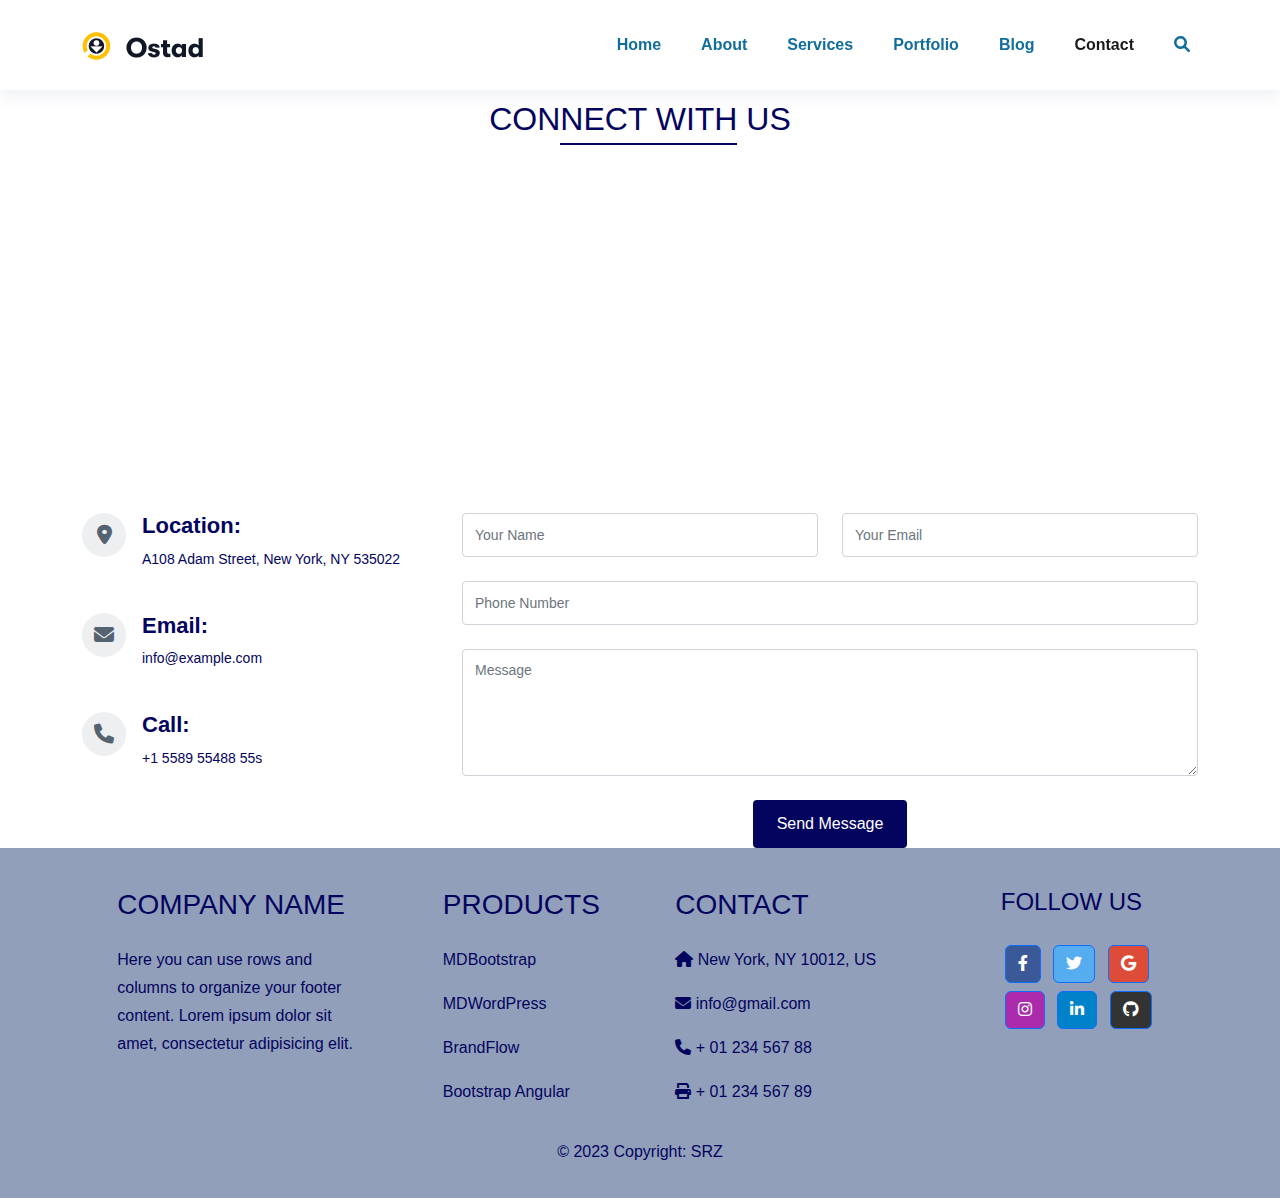
<file: contact.html>
<!DOCTYPE html>
<html lang="en">
  <head>
    <meta charset="UTF-8" />
    <meta http-equiv="X-UA-Compatible" content="IE=edge" />
    <meta name="viewport" content="width=device-width, initial-scale=1.0" />
    <!-- bootstrap css -->
    <link rel="stylesheet" href="assets/css/bootstrap.min.css" />
    <!-- font awesome css -->
    <link rel="stylesheet" href="assets/css/font-awesome.min.css" />
    <!-- magnific css -->
    <link rel="stylesheet" href="assets/css/magnific-popup.css" />
    <!-- slick css -->
    <link rel="stylesheet" href="assets/css/slick.css" />
    <!-- main css -->
    <link rel="stylesheet" href="assets/css/style.css" />
    <!-- responsive css -->
    <link rel="stylesheet" href="assets/css/responsive.css" />
    <title>PSD to HTML 5</title>
  </head>
  <body>
    <!-- Header -->
    <header class="header fixed-top header-scrolled">
      <div class="container">
        <div class="row">
          <div class="col-xxl-12">
            <nav class="navbar navbar-expand-lg bg-body-tertiary">
              <div class="container p-0">
                <a class="navbar-brand" href="#"
                  ><img src="assets/img/logo.png" alt="logo not found"
                /></a>
                <button
                  class="navbar-toggler"
                  type="button"
                  data-bs-toggle="collapse"
                  data-bs-target="#navbarTogglerDemo02"
                  aria-controls="navbarTogglerDemo02"
                  aria-expanded="false"
                  aria-label="Toggle navigation"
                >
                  <span class="navbar-toggler-icon"></span>
                </button>
                <div class="collapse navbar-collapse" id="navbarTogglerDemo02">
                  <ul
                    class="mainmenu navbar-nav w-100 d-flex justify-content-end mb-2 mb-lg-0"
                  >
                    <li class="nav-item">
                      <a class="nav-link" href="index.html">Home</a>
                    </li>
                    <li class="nav-item">
                      <a class="nav-link" href="about.html">About</a>
                    </li>
                    <li class="nav-item">
                      <a class="nav-link" href="services.html">Services</a>
                    </li>
                    <li class="nav-item">
                      <a class="nav-link" href="portfolio.html">Portfolio</a>
                    </li>
                    <li class="nav-item">
                      <a class="nav-link" href="blogs.html">Blog</a>
                    </li>
                    <li class="nav-item">
                      <a class="nav-link active" href="contact.html">Contact</a>
                    </li>
                    <li class="nav-item">
                      <a class="nav-link" href="#"
                        ><i class="fa-solid fa-magnifying-glass"></i
                      ></a>
                    </li>
                  </ul>
                </div>
              </div>
            </nav>
          </div>
        </div>
      </div>
    </header>

    <!-- ======= Contact Section ======= -->
    <section id="contact" class="contact">
      <div class="container">
        <div class="section-header text-center text-uppercase mb-5 my-div">
          <h2>Con<span class="text-underline">nect with</span> Us</h2>
        </div>
        <div>
          <iframe
            style="border: 0; width: 100%; height: 270px"
            src="https://www.google.com/maps/embed?pb=!1m14!1m8!1m3!1d12097.433213460943!2d-74.0062269!3d40.7101282!3m2!1i1024!2i768!4f13.1!3m3!1m2!1s0x0%3A0xb89d1fe6bc499443!2sDowntown+Conference+Center!5e0!3m2!1smk!2sbg!4v1539943755621"
            frameborder="0"
            allowfullscreen
          ></iframe>
        </div>

        <div class="row mt-5">
          <div class="col-lg-4">
            <div class="info">
              <div class="address">
                <i class="fa-solid fa-location-dot"></i>
                <h4>Location:</h4>
                <p>A108 Adam Street, New York, NY 535022</p>
              </div>

              <div class="email">
                <i class="fas fa-envelope"></i>
                <h4>Email:</h4>
                <p>info@example.com</p>
              </div>

              <div class="phone">
                <i class="fas fa-phone"></i>
                <h4>Call:</h4>
                <p>+1 5589 55488 55s</p>
              </div>
            </div>
          </div>

          <div class="col-lg-8 mt-5 mt-lg-0">
            <form
              action="forms/contact.php"
              method="post"
              role="form"
              class="php-email-form"
            >
              <div class="row">
                <div class="col-md-6 form-group">
                  <input
                    type="text"
                    name="name"
                    class="form-control"
                    id="name"
                    placeholder="Your Name"
                    required
                  />
                </div>
                <div class="col-md-6 form-group mt-3 mt-md-0">
                  <input
                    type="email"
                    class="form-control"
                    name="email"
                    id="email"
                    placeholder="Your Email"
                    required
                  />
                </div>
              </div>
              <div class="form-group mt-3">
                <input
                  type="text"
                  class="form-control"
                  name="phone_number"
                  id="phone_number number"
                  placeholder="Phone Number"
                  required
                />
              </div>
              <div class="form-group mt-3">
                <textarea
                  class="form-control"
                  name="message"
                  rows="5"
                  placeholder="Message"
                  required
                ></textarea>
              </div>
              <div class="my-3">
                <div class="loading">Loading</div>
                <div class="error-message"></div>
                <div class="sent-message">
                  Your message has been sent. Thank you!
                </div>
              </div>
              <div class="text-center">
                <button type="submit">Send Message</button>
              </div>
            </form>
          </div>
        </div>
      </div>
    </section>
    <!-- End Contact Section -->

    <!-- footer -->
    <footer class="text-center text-lg-start" style="background-color: #929fba">
      <!-- Grid container -->
      <div class="container p-4 pb-0">
        <!-- Section: Links -->
        <section class="">
          <!--Grid row-->
          <div class="row">
            <!-- Grid column -->
            <div class="col-md-3 col-lg-3 col-xl-3 mx-auto mt-3">
              <h3 class="text-uppercase mb-4 font-weight-bold">Company name</h3>
              <p>
                Here you can use rows and columns to organize your footer
                content. Lorem ipsum dolor sit amet, consectetur adipisicing
                elit.
              </p>
            </div>
            <!-- Grid column -->

            <hr class="w-100 clearfix d-md-none" />

            <!-- Grid column -->
            <div class="col-md-2 col-lg-2 col-xl-2 mx-auto mt-3">
              <h3 class="text-uppercase mb-4 font-weight-bold">Products</h3>
              <p>
                <a>MDBootstrap</a>
              </p>
              <p>
                <a>MDWordPress</a>
              </p>
              <p>
                <a>BrandFlow</a>
              </p>
              <p>
                <a>Bootstrap Angular</a>
              </p>
            </div>
            <!-- Grid column -->

            <hr class="w-100 clearfix d-md-none" />

            <!-- Grid column -->
            <hr class="w-100 clearfix d-md-none" />

            <!-- Grid column -->
            <div class="col-md-4 col-lg-3 col-xl-3 mx-auto mt-3">
              <h3 class="text-uppercase mb-4 font-weight-bold">Contact</h3>
              <p><i class="fas fa-home mr-3"></i> New York, NY 10012, US</p>
              <p><i class="fas fa-envelope mr-3"></i> info@gmail.com</p>
              <p><i class="fas fa-phone mr-3"></i> + 01 234 567 88</p>
              <p><i class="fas fa-print mr-3"></i> + 01 234 567 89</p>
            </div>
            <!-- Grid column -->

            <!-- Grid column -->
            <div class="col-md-3 col-lg-2 col-xl-2 mx-auto mt-3">
              <h4 class="text-uppercase mb-4 font-weight-bold">Follow us</h4>

              <!-- Facebook -->
              <a
                class="btn btn-primary btn-floating m-1"
                style="background-color: #3b5998"
                href="www.facebook.com"
                role="button"
                ><i class="fab fa-facebook-f"></i
              ></a>

              <!-- Twitter -->
              <a
                class="btn btn-primary btn-floating m-1"
                style="background-color: #55acee"
                href="https://twitter.com/"
                role="button"
                ><i class="fab fa-twitter"></i
              ></a>

              <!-- Google -->
              <a
                class="btn btn-primary btn-floating m-1"
                style="background-color: #dd4b39"
                href="https://www.google.com/"
                role="button"
                ><i class="fab fa-google"></i
              ></a>

              <!-- Instagram -->
              <a
                class="btn btn-primary btn-floating m-1"
                style="background-color: #ac2bac"
                href="https://www.instagram.com/"
                role="button"
                ><i class="fab fa-instagram"></i
              ></a>

              <!-- Linkedin -->
              <a
                class="btn btn-primary btn-floating m-1"
                style="background-color: #0082ca"
                href="https://www.linkedin.com/"
                role="button"
                ><i class="fab fa-linkedin-in"></i
              ></a>
              <!-- Github -->
              <a
                class="btn btn-primary btn-floating m-1"
                style="background-color: #333333"
                href="https://github.com/"
                role="button"
                ><i class="fab fa-github"></i
              ></a>
            </div>
          </div>
          <!--Grid row-->
        </section>
        <!-- Section: Links -->
      </div>
      <!-- Grid container -->

      <!-- Copyright -->
      <div class="text-center p-3">
        <p>© 2023 Copyright: <span>SRZ</span></p>

        <p></p>
      </div>

      <!-- Copyright -->
    </footer>

    <!-- jquery js -->
    <script src="assets/js/jquery.min.js"></script>
    <!-- popper js -->
    <script src="assets/js/popper.min.js"></script>
    <!-- bootstrap js -->
    <script src="assets/js/bootstrap.min.js"></script>
    <!-- waypoint js -->
    <script src="assets/js/waypoint.min.js"></script>
    <!-- counterup js -->
    <script src="assets/js/counterup.min.js"></script>
    <!-- slick js -->
    <script src="assets/js/slick.min.js"></script>
    <!-- magnific js -->
    <script src="assets/js/jquery.magnific-popup.min.js"></script>
    <!-- main js -->
    <script src="assets/js/main.js"></script>
  </body>
</html>
</file>
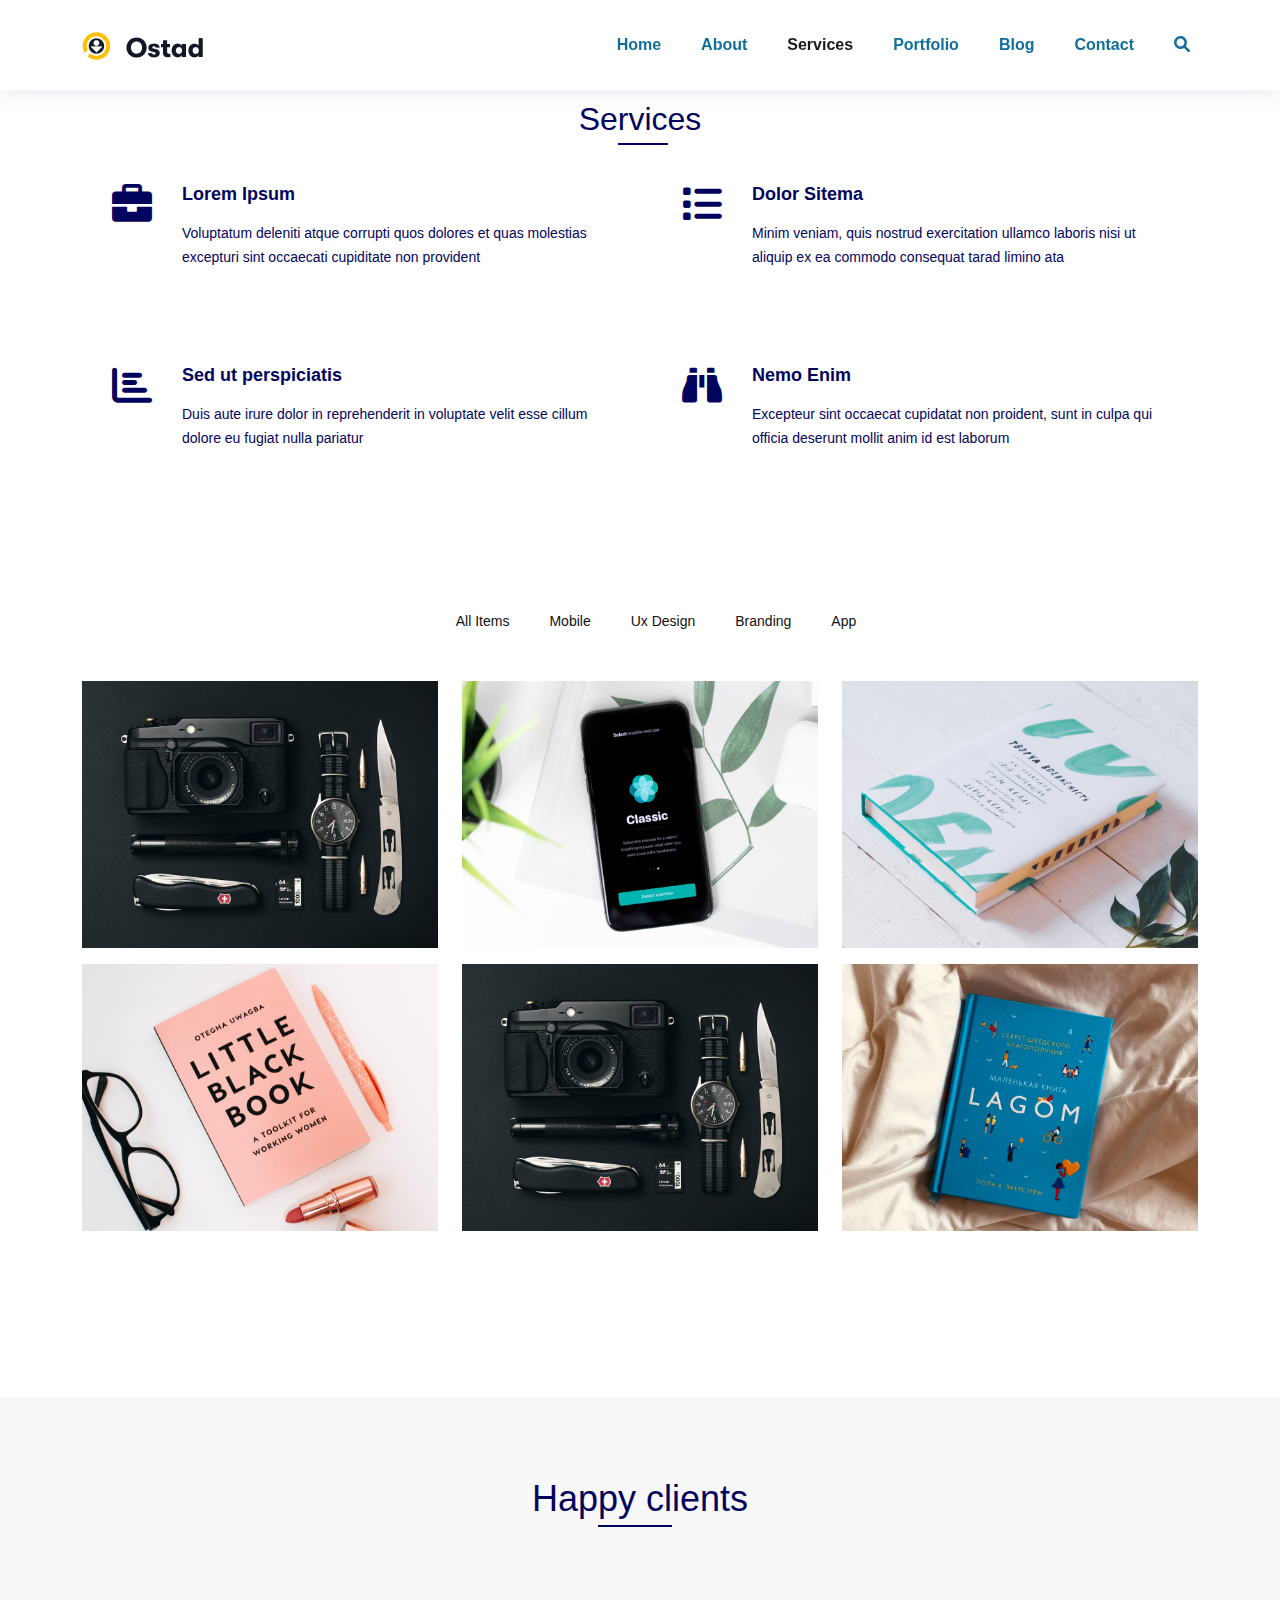
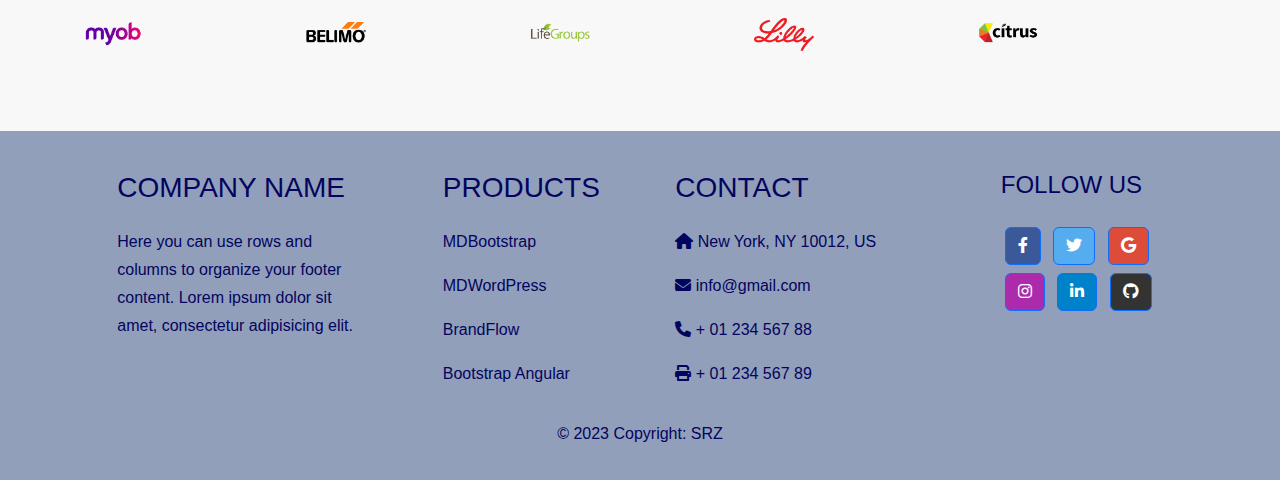
<file: services.html>
<!DOCTYPE html>
<html lang="en">
  <head>
    <meta charset="UTF-8" />
    <meta http-equiv="X-UA-Compatible" content="IE=edge" />
    <meta name="viewport" content="width=device-width, initial-scale=1.0" />
    <!-- bootstrap css -->
    <link rel="stylesheet" href="assets/css/bootstrap.min.css" />
    <!-- font awesome css -->
    <link rel="stylesheet" href="assets/css/font-awesome.min.css" />
    <!-- magnific css -->
    <link rel="stylesheet" href="assets/css/magnific-popup.css" />
    <!-- slick css -->
    <link rel="stylesheet" href="assets/css/slick.css" />
    <!-- main css -->
    <link rel="stylesheet" href="assets/css/style.css" />
    <!-- responsive css -->
    <link rel="stylesheet" href="assets/css/responsive.css" />
    <title>My Website</title>
  </head>
  <body>
    <!-- Header -->
    <header class="header fixed-top header-scrolled">
      <div class="container">
        <div class="row">
          <div class="col-xxl-12">
            <nav class="navbar navbar-expand-lg bg-body-tertiary">
              <div class="container p-0">
                <a class="navbar-brand" href="#"
                  ><img src="assets/img/logo.png" alt="logo not found"
                /></a>
                <button
                  class="navbar-toggler"
                  type="button"
                  data-bs-toggle="collapse"
                  data-bs-target="#navbarTogglerDemo02"
                  aria-controls="navbarTogglerDemo02"
                  aria-expanded="false"
                  aria-label="Toggle navigation"
                >
                  <span class="navbar-toggler-icon"></span>
                </button>
                <div class="collapse navbar-collapse" id="navbarTogglerDemo02">
                  <ul
                    class="mainmenu navbar-nav w-100 d-flex justify-content-end mb-2 mb-lg-0"
                  >
                    <li class="nav-item">
                      <a class="nav-link" href="index.html">Home</a>
                    </li>
                    <li class="nav-item">
                      <a class="nav-link" href="about.html">About</a>
                    </li>
                    <li class="nav-item">
                      <a class="nav-link active" href="services.html"
                        >Services</a
                      >
                    </li>
                    <li class="nav-item">
                      <a class="nav-link" href="portfolio.html">Portfolio</a>
                    </li>
                    <li class="nav-item">
                      <a class="nav-link" href="blogs.html">Blog</a>
                    </li>
                    <li class="nav-item">
                      <a class="nav-link" href="contact.html">Contact</a>
                    </li>
                    <li class="nav-item">
                      <a class="nav-link" href="#"
                        ><i class="fa-solid fa-magnifying-glass"></i
                      ></a>
                    </li>
                  </ul>
                </div>
              </div>
            </nav>
          </div>
        </div>
      </div>
    </header>

    <!-- ======= Services Section ======= -->
    <section id="services" class="services">
      <div class="container">
        <div class="section-header text-center mb-3 my-div">
          <h2>Se<span class="text-underline">rvic</span>es</h2>
        </div>
        <div class="row">
          <div class="col-md-6">
            <div class="icon-box">
              <i class="fas fa-briefcase"></i>
              <h4><a href="nolink">Lorem Ipsum</a></h4>
              <p>
                Voluptatum deleniti atque corrupti quos dolores et quas
                molestias excepturi sint occaecati cupiditate non provident
              </p>
            </div>
          </div>
          <div class="col-md-6 mt-4 mt-md-0">
            <div class="icon-box">
              <i class="fa-solid fa-list"></i>
              <h4><a href="nolink">Dolor Sitema</a></h4>
              <p>
                Minim veniam, quis nostrud exercitation ullamco laboris nisi ut
                aliquip ex ea commodo consequat tarad limino ata
              </p>
            </div>
          </div>
          <div class="col-md-6 mt-4 mt-md-0">
            <div class="icon-box">
              <i class="fas fa-bar-chart"></i>
              <h4><a href="nolink">Sed ut perspiciatis</a></h4>
              <p>
                Duis aute irure dolor in reprehenderit in voluptate velit esse
                cillum dolore eu fugiat nulla pariatur
              </p>
            </div>
          </div>
          <div class="col-md-6 mt-4 mt-md-0">
            <div class="icon-box">
              <i class="fas fa-binoculars"></i>
              <h4><a href="nolink">Nemo Enim</a></h4>
              <p>
                Excepteur sint occaecat cupidatat non proident, sunt in culpa
                qui officia deserunt mollit anim id est laborum
              </p>
            </div>
          </div>
        </div>
      </div>
    </section>
    <!-- End Services Section -->

    <!-- Projects -->
    <div class="projects-page">
      <div class="container">
        <div class="row">
          <div class="col-xxl-12 text-center">
            <ul class="projects-menu d-flex justify-content-center">
              <li data-filter="*">All Items</li>
              <li data-filter=".mobile">Mobile</li>
              <li data-filter=".ux">Ux Design</li>
              <li data-filter=".branding">Branding</li>
              <li data-filter=".app">App</li>
            </ul>
          </div>
        </div>
        <div class="row project-items">
          <div class="col-lg-4 col-md-6 mobile app">
            <div class="single-project position-relative mb-3">
              <img
                src="assets/img/portfolio-12.jpg"
                alt="projtect1 image not found"
                class="img-fluid"
              />
              <div class="project-content">
                <a href="assets/img/portfolio-12.jpg" class="popup-image">
                  <i class="fa-solid fa-plus"></i>
                </a>
              </div>
            </div>
          </div>
          <div class="col-lg-4 col-md-6 ux">
            <div class="single-project position-relative mb-3">
              <img
                src="assets/img/portfolio-3.jpg"
                alt="projtect2 image not found"
                class="img-fluid"
              />
              <div
                class="project-content position-absolute top-50 start-50 translate-middle"
              >
                <a href="assets/img/portfolio-3.jpg" class="popup-image">
                  <i class="fa-solid fa-plus"></i>
                </a>
              </div>
            </div>
          </div>
          <div class="col-lg-4 col-md-6 branding app">
            <div class="single-project position-relative mb-3">
              <img
                src="assets/img/portfolio-4.jpg"
                alt="projtect3 image not found"
                class="img-fluid"
              />
              <div
                class="project-content position-absolute top-50 start-50 translate-middle"
              >
                <a href="assets/img/portfolio-4.jpg" class="popup-image">
                  <i class="fa-solid fa-plus"></i>
                </a>
              </div>
            </div>
          </div>
          <div class="col-lg-4 col-md-6 branding app ux">
            <div class="single-project position-relative mb-3">
              <img
                src="assets/img/portfolio-5.jpg"
                alt="projtect4 image not found"
                class="img-fluid"
              />
              <div
                class="project-content position-absolute top-50 start-50 translate-middle"
              >
                <a href="assets/img/portfolio-5.jpg" class="popup-image">
                  <i class="fa-solid fa-plus"></i>
                </a>
              </div>
            </div>
          </div>
          <div class="col-lg-4 col-md-6 branding ux">
            <div class="single-project position-relative mb-3">
              <img
                src="assets/img/portfolio-12.jpg"
                alt="projtect5 image not found"
                class="img-fluid"
              />
              <div
                class="project-content position-absolute top-50 start-50 translate-middle"
              >
                <a href="assets/img/portfolio-12.jpg" class="popup-image">
                  <i class="fa-solid fa-plus"></i>
                </a>
              </div>
            </div>
          </div>
          <div class="col-lg-4 col-md-6 mobile app">
            <div class="single-project position-relative mb-3">
              <img
                src="assets/img/portfolio-7.jpg"
                alt="projtect6 image not found"
                class="img-fluid"
              />
              <div
                class="project-content position-absolute top-50 start-50 translate-middle"
              >
                <a href="assets/img/portfolio-7.jpg" class="popup-image">
                  <i class="fa-solid fa-plus"></i>
                </a>
              </div>
            </div>
          </div>
        </div>
      </div>
    </div>

    <!-- Clients -->
    <section class="clients-area">
      <div class="container">
        <div class="row">
          <h4 class="section-title text-center">
            Hap<span class="text-underline">py cl</span>ients
          </h4>
          <div class="col-xxl-12">
            <div class="clients mt-5">
              <img
                src="assets/img/client-logo-1.png"
                alt="client-logo-1 image not found"
              />
              <img
                src="assets/img/client-logo-2.png"
                alt="client-logo-2 image not found"
              />
              <img
                src="assets/img/client-logo-3.png"
                alt="client-logo-3 image not found"
              />
              <img
                src="assets/img/client-logo-4.png"
                alt="client-logo-4 image not found"
              />
              <img
                src="assets/img/client-logo-5.png"
                alt="client-logo-5 image not found"
              />
              <img
                src="assets/img/client-logo-3.png"
                alt="client-logo-6 image not found"
              />
            </div>
          </div>
        </div>
      </div>
    </section>

    <!-- footer -->
    <footer class="text-center text-lg-start" style="background-color: #929fba">
      <!-- Grid container -->
      <div class="container p-4 pb-0">
        <!-- Section: Links -->
        <section class="">
          <!--Grid row-->
          <div class="row">
            <!-- Grid column -->
            <div class="col-md-3 col-lg-3 col-xl-3 mx-auto mt-3">
              <h3 class="text-uppercase mb-4 font-weight-bold">Company name</h3>
              <p>
                Here you can use rows and columns to organize your footer
                content. Lorem ipsum dolor sit amet, consectetur adipisicing
                elit.
              </p>
            </div>
            <!-- Grid column -->

            <hr class="w-100 clearfix d-md-none" />

            <!-- Grid column -->
            <div class="col-md-2 col-lg-2 col-xl-2 mx-auto mt-3">
              <h3 class="text-uppercase mb-4 font-weight-bold">Products</h3>
              <p>
                <a>MDBootstrap</a>
              </p>
              <p>
                <a>MDWordPress</a>
              </p>
              <p>
                <a>BrandFlow</a>
              </p>
              <p>
                <a>Bootstrap Angular</a>
              </p>
            </div>
            <!-- Grid column -->

            <hr class="w-100 clearfix d-md-none" />

            <!-- Grid column -->
            <hr class="w-100 clearfix d-md-none" />

            <!-- Grid column -->
            <div class="col-md-4 col-lg-3 col-xl-3 mx-auto mt-3">
              <h3 class="text-uppercase mb-4 font-weight-bold">Contact</h3>
              <p><i class="fas fa-home mr-3"></i> New York, NY 10012, US</p>
              <p><i class="fas fa-envelope mr-3"></i> info@gmail.com</p>
              <p><i class="fas fa-phone mr-3"></i> + 01 234 567 88</p>
              <p><i class="fas fa-print mr-3"></i> + 01 234 567 89</p>
            </div>
            <!-- Grid column -->

            <!-- Grid column -->
            <div class="col-md-3 col-lg-2 col-xl-2 mx-auto mt-3">
              <h4 class="text-uppercase mb-4 font-weight-bold">Follow us</h4>

              <!-- Facebook -->
              <a
                class="btn btn-primary btn-floating m-1"
                style="background-color: #3b5998"
                href="www.facebook.com"
                role="button"
                ><i class="fab fa-facebook-f"></i
              ></a>

              <!-- Twitter -->
              <a
                class="btn btn-primary btn-floating m-1"
                style="background-color: #55acee"
                href="https://twitter.com/"
                role="button"
                ><i class="fab fa-twitter"></i
              ></a>

              <!-- Google -->
              <a
                class="btn btn-primary btn-floating m-1"
                style="background-color: #dd4b39"
                href="https://www.google.com/"
                role="button"
                ><i class="fab fa-google"></i
              ></a>

              <!-- Instagram -->
              <a
                class="btn btn-primary btn-floating m-1"
                style="background-color: #ac2bac"
                href="https://www.instagram.com/"
                role="button"
                ><i class="fab fa-instagram"></i
              ></a>

              <!-- Linkedin -->
              <a
                class="btn btn-primary btn-floating m-1"
                style="background-color: #0082ca"
                href="https://www.linkedin.com/"
                role="button"
                ><i class="fab fa-linkedin-in"></i
              ></a>
              <!-- Github -->
              <a
                class="btn btn-primary btn-floating m-1"
                style="background-color: #333333"
                href="https://github.com/"
                role="button"
                ><i class="fab fa-github"></i
              ></a>
            </div>
          </div>
          <!--Grid row-->
        </section>
        <!-- Section: Links -->
      </div>
      <!-- Grid container -->

      <!-- Copyright -->
      <div class="text-center p-3">
        <p>© 2023 Copyright: <span>SRZ</span></p>

        <p></p>
      </div>

      <!-- Copyright -->
    </footer>

    <!-- jquery js -->
    <script src="assets/js/jquery.min.js"></script>
    <!-- popper js -->
    <script src="assets/js/popper.min.js"></script>
    <!-- bootstrap js -->
    <script src="assets/js/bootstrap.min.js"></script>
    <!-- waypoint js -->
    <script src="assets/js/waypoint.min.js"></script>
    <!-- counterup js -->
    <script src="assets/js/counterup.min.js"></script>
    <!-- slick js -->
    <script src="assets/js/slick.min.js"></script>
    <!-- magnific js -->
    <script src="assets/js/jquery.magnific-popup.min.js"></script>
    <!-- magnific js -->
    <script src="assets/js/isotope.min.js"></script>
    <!-- main js -->
    <script src="assets/js/main.js"></script>
  </body>
</html>
</file>
<file: assets/css/style.css>
* {
  margin: 0;
  padding: 0;
}
a {
  text-decoration: none;
  -webkit-transition: 0.3s;
  -o-transition: 0.3s;
  transition: 0.3s;
}
html, body {
  overflow-x: hidden;
}
@import url("https://fonts.googleapis.com/css2?family=Poppins:wght@300;400;500;600;700;800&display=swap");
body {
  font-family: "Poppins", sans-serif;
  font-size: 16px;
  font-weight: 400;
  line-height: 28px;
  color: #565656;

}
h1,
h2,
h3,
h4,
h5,
h6 ,
p{
  color:  #03045e !important;
}

         

/* Button */
.btn-bg {
  background-color: #03045e;
  color: #fff;
  display: inline-block;
  padding: 10px 40px;
  font-weight: 600;
  font-size: 12px;
}
.btn-bg:hover {
  background-color: #333;
  color: #fff;
}
.btn-border {
  border: 2px solid #fff;
  color: #fff;
  display: inline-block;
  padding: 8px 40px;
  border-radius: 50px;
  font-weight: 600;
  font-size: 12px;
}
.btn-border:hover {
  background-color: #85af4b;
  border-color: #85af4b;
  color: #fff;
}




.hero h1 {
  margin: 0;
  font-size: 48px;
  font-weight: 700;
  color: #012970;
}

.hero h2 {
  color: #444444;
  margin: 15px 0 0 0;
  font-size: 26px;
}
.hero{
  height: 100vh;
}
.carousel-item{
  height: 100%;
  text-align: center;
 
}

/* Header */
/* Set the default styles for the header */
.header-area {
  padding: 20px 0;
}

.header {
  transition: all 0.5s;
  z-index: 997;
  padding: 20px 0;
}

.header.header-scrolled {
  background: #fff;
  padding: 15px 0;
  box-shadow: 0px 2px 20px rgba(1, 41, 112, 0.1);
}

/* Make the header responsive for smaller screens */
@media screen and (max-width: 767px) {
  .header {
    padding: 10px 0;
  }

  .header.header-scrolled {
    padding: 5px 0;
  }

  .navbar-toggler {
    margin-right: 0;
  }

  .navbar-brand img {
    max-width: 80px;
  }

  .mainmenu {
    flex-wrap: wrap;
    justify-content: center;
  }

  .nav-item.active-list {
    margin-bottom: 10px;
  }
}
@media only screen and (max-width: 540px) and (max-height: 720px) {
  .navbar-collapse {
    max-height: 100%;
    overflow-y: scroll;
  }

  .mainmenu {
    flex-wrap: nowrap;
    flex-direction: column;
    align-items: center;
  }

  .nav-item.active-list {
    margin-bottom: 20px;
  }
}

.mainmenu li {
  margin-left: 24px;
}
.mainmenu li a {
  color: #116e9c;
  font-size: 16px;
  display: block;
  font-weight: 600;
}
.mainmenu li a:hover {
  color: #095dc7;
} */



/* Bannar */
#heroCarousel {
  height: 500px;
}

#heroCarousel .carousel-item {
  height: 100%;
}

#heroCarousel img {
  height: 100%;
  object-fit: cover;
}




.bannar-area {
  padding-top: 280px;
  padding-bottom: 265px;
  background-size: cover;
  background-position: center;
}
.bannar-area h1 {
  font-size: 82.47px;
  font-weight: 700;
  color: #fff;
}
.bannar-area p {
  font-size: 16px;
  font-weight: 400;
  margin: 20px 0;
}
.bannar-btn a {
  margin: 0 10px;
}
.bannar-btn {
  margin-top: 60px;
}


/*--------------------------------------------------------------
# Features
--------------------------------------------------------------*/
.features {
  overflow: hidden;
}

.features .nav-tabs {
  border: 0;
}

.features .nav-link {
  border: 0;
  padding: 12px 15px 12px 0;
  transition: 0.3s;
  color: #556270;
  border-radius: 0;
  border-right: 2px solid white;
  font-weight: 600;
  font-size: 15px;
}

.features .nav-link:hover {
  color: #7BA1F5;
}

.features .nav-link.active {
  color: #7BA1F5;
  border-color: #7BA1F5;
}

.features .tab-pane.active {
  animation: fadeIn 0.5s ease-out;
}

.features .details h3 {
  font-size: 26px;
  font-weight: 600;
  margin-bottom: 20px;
  color: #556270;
}

.features .details p {
  color: #777777;
}

.features .details p:last-child {
  margin-bottom: 0;
}

@media (max-width: 992px) {
  .features .nav-link {
    border: 0;
    padding: 15px;
  }

  .features .nav-link.active {
    color: #fff;
    background: #7BA1F5;
  }
}


/* About */


.about li i{
  color: #03045e;
}
.section-header{
margin-top: 100px;
}
.text-underline{
  border-bottom:2px solid   #03045e;
  padding-bottom: 6px;
}


.about-area {
  background-color: #f8fafc;
  padding: 60px 170px;
  border-bottom: 1px solid #e6e6e6;
}
.about-area h4 {
  font-size: 36px;
  line-height: 50px;
}
.about-area p {
  margin: 20px 0;
}
.about-area a {
  display: inline-block;
  background-color: #e6e6e6;
  font-size: 12px;
  font-weight: 600;
  padding: 10px 35px;
  border-radius: 50px;
}
.about-image {
  opacity: 0;
}

.about-content {
  opacity: 0;
}

.team-card:hover {
  box-shadow: 0 0 15px rgba(0, 0, 0, 0.6);
  transition: box-shadow 0.5s ease-in-out;
}

.team{
  margin-top: 50px !important;
}
/*--------------------------------------------------------------
# Services
--------------------------------------------------------------*/
.services .icon-box {
  margin-bottom: 20px;
  padding: 30px;
  border-radius: 6px;
}

.services .icon-box i {
  float: left;
  color: #03045e;
  font-size: 40px;
}

.services .icon-box h4 {
  margin-left: 70px;
  font-weight: 700;
  margin-bottom: 15px;
  font-size: 18px;
}

.services .icon-box h4 a {
  color: #03045e;
  transition: 0.3s;
}

.services .icon-box p {
  margin-left: 70px;
  line-height: 24px;
  font-size: 14px;
}

.services .icon-box:hover h4 a {
  color: #7BA1F5;
}


/* Projects */

.projects-area {
  padding: 120px 0;
}
.section-title {
  font-size: 36px;
  font-weight: 500;
  margin-bottom: 50px;
}
.single-project img {
  width: 100%;
}
.project-content {
  position: absolute;
  width: 100%;
  height: 100%;
  left: 0;
  top: 0;
  z-index: 2;
  -webkit-transition: 0.3s;
  -o-transition: 0.3s;
  transition: 0.3s;
  opacity: 0;
  visibility: hidden;
}
.project-content:before {
  position: absolute;
  content: "";
  width: 100%;
  height: 100%;
  background-color: #333;
  opacity: 0.8;
  z-index: -1;
}
.project-content i {
  position: absolute;
  left: 50%;
  top: 50%;
  -webkit-transform: translate(-50%, -50%);
  -ms-transform: translate(-50%, -50%);
  transform: translate(-50%, -50%);
  color: #fff;
  border: 1px solid white;
  padding: 20px;
  border-radius: 50%;
  cursor: pointer;
  -webkit-transition: 0.3s;
  -o-transition: 0.3s;
  transition: 0.3s;
}
.project-content i:hover {
  background-color: #095dc7;
  border-color: #095dc7;
}
.single-project:hover .project-content {
  opacity: 1;
  visibility: visible;
}



/* FAQ */

.faq-area {
  padding: 120px 0 145px;
}
.faq-area h4 {
  font-size: 36px;
  line-height: 28px;
  margin-bottom: 50px;
}
.faq-area p {
  font-size: 14px;
}
.faq-author h4 {
  font-size: 14px;
  font-weight: 500;
  margin-bottom: 0;
}
.faq-author h4 span {
  font-size: 12px;
  margin-top: -5px;
}
.faq-modify .accordion-button {
  background-color: transparent;
  border: 0;
  padding: 20px 0;
  font-size: 16px;
  font-weight: 600;
  color: #111;
  padding-left: 30px;
  border-bottom: 1px solid #ebebeb;
}
.faq-modify .accordion-item {
  border: 0;
}
.faq-modify .accordion-button:focus {
  -webkit-box-shadow: none;
  box-shadow: none;
}
.faq-modify .accordion-body {
  padding-left: 30px;
}
.faq-modify .accordion-button::after {
  position: absolute;
  left: 0;
}
.faq-modify .accordion-item:first-of-type .accordion-button {
  padding-top: 0;
}

/* CTA */

.cta-area {
  background-size: cover;
  background-position: center;
  padding: 125px 0;
}
.cta-area h4 {
  font-size: 36px;
  line-height: 24px;
}
.cta-area p {
  max-width: 700px;
  margin: 0 auto;
  font-size: 14px;
  margin: 40px auto 55px;
}

blog {
  padding: 40px 0 20px 0;
}

.blog .entry {
  padding: 30px;

  margin-bottom: 60px;
  box-shadow: 0 4px 16px rgba(0, 0, 0, 0.1);
}

.blog .entry .entry-img {
  max-height: 440px;
  margin: -30px -30px 20px -30px;
  overflow: hidden;
}

.blog .entry .entry-title {
  font-size: 28px;
  font-weight: bold;
  padding: 0;
  margin: 0 0 20px 0;
}

.blog .entry .entry-title a {
  color: #03045e;
  transition: 0.3s;
}

.blog .entry .entry-title a:hover {
  color:  #03045e;
}

.blog .entry .entry-meta {
  margin-bottom: 15px;
  color: #03045e;
}

.blog .entry .entry-meta ul {
  display: flex;
  flex-wrap: wrap;
  list-style: none;
  align-items: center;
  padding: 0;
  margin: 0;
}

.blog .entry .entry-meta ul li+li {
  padding-left: 20px;
}

.blog .entry .entry-meta i {
  font-size: 16px;
  margin-right: 8px;
  line-height: 0;
}

.blog .entry .entry-meta a {
  color:  #03045e;
  font-size: 14px;
  display: inline-block;
  line-height: 1;
}

.blog .entry .entry-content p {
  line-height: 24px;
}

.blog .entry .entry-content .read-more {
  -moz-text-align-last: right;
  text-align-last: right;
}

.blog .entry .entry-content .read-more a {
  display: inline-block;
  background:  #03045e; 
  color: #fff;
  padding: 6px 20px;
  transition: 0.3s;
  font-size: 14px;
  border-radius: 4px;
}

.blog .entry .entry-content .read-more a:hover {
  background: #333
}

.blog .entry .entry-content h3 {
  font-size: 22px;
  margin-top: 30px;
  font-weight: bold;
}

.blog .entry .entry-content blockquote {
  overflow: hidden;
  background-color: #fafafa;
  padding: 60px;
  position: relative;
  text-align: center;
  margin: 20px 0;
}

.blog .entry .entry-content blockquote p {
  color:  #03045e;
  line-height: 1.6;
  margin-bottom: 0;
  font-style: italic;
  font-weight: 500;
  font-size: 22px;
}

.blog .entry .entry-content blockquote::after {
  content: "";
  position: absolute;
  left: 0;
  top: 0;
  bottom: 0;
  width: 3px;
  background-color: #556270;
  margin-top: 20px;
  margin-bottom: 20px;
}

.blog .entry .entry-footer {
  padding-top: 10px;
  border-top: 1px solid #e6e6e6;
}

.blog .entry .entry-footer i {
  color: #a4afba;
  display: inline;
}

.blog .entry .entry-footer a {
  color: #606f7e;
  transition: 0.3s;
}

.blog .entry .entry-footer a:hover {
  color: #d9232d;
}

.blog .entry .entry-footer .cats {
  list-style: none;
  display: inline;
  padding: 0 20px 0 0;
  font-size: 14px;
}

.blog .entry .entry-footer .cats li {
  display: inline-block;
}

.blog .entry .entry-footer .tags {
  list-style: none;
  display: inline;
  padding: 0;
  font-size: 14px;
}

.blog .entry .entry-footer .tags li {
  display: inline-block;
}

.blog .entry .entry-footer .tags li+li::before {
  padding-right: 6px;
  color: #6c757d;
  content: ",";
}

.blog .entry .entry-footer .share {
  font-size: 16px;
}

.blog .entry .entry-footer .share i {
  padding-left: 5px;
}

.blog .entry-single {
  margin-bottom: 30px;
}

.blog .blog-author {
  padding: 20px;
  margin-bottom: 30px;
  box-shadow: 0 4px 16px rgba(0, 0, 0, 0.1);
}

.blog .blog-author img {
  width: 120px;
  margin-right: 20px;
}

.blog .blog-author h4 {
  font-weight: 600;
  font-size: 22px;
  margin-bottom: 0px;
  padding: 0;
  color: #556270;
}

.blog .blog-author .social-links {
  margin: 0 10px 10px 0;
}

.blog .blog-author .social-links a {
  color: rgba(85, 98, 112, 0.5);
  margin-right: 5px;
}

.blog .blog-author p {
  font-style: italic;
  color: #b7b7b7;
}


.blog .blog-pagination {
  color: #8795a4;
}

.blog .blog-pagination ul {
  display: flex;
  padding: 0;
  margin: 0;
  list-style: none;
}

.blog .blog-pagination li {
  margin: 0 5px;
  transition: 0.3s;
}

.blog .blog-pagination li a {
  color: #556270;
  padding: 7px 16px;
  display: flex;
  align-items: center;
  justify-content: center;
}

.blog .blog-pagination li.active,
.blog .blog-pagination li:hover {
  background:  #03045e;
}

.blog .blog-pagination li.active a,
.blog .blog-pagination li:hover a {
  color: #fff;
}

.blog .sidebar {
  padding: 30px;
  margin-top: 20px;
  box-shadow: 0 4px 16px rgba(0, 0, 0, 0.1);
}

.blog .sidebar .sidebar-title {
  font-size: 20px;
  font-weight: 700;
  padding: 0 0 0 0;
  margin: 0 0 15px 0;
  color: #556270;
  position: relative;
}

.blog .sidebar .sidebar-item {
  margin-bottom: 30px;
}

.blog .sidebar .search-form form {
  background: #fff;
  border: 1px solid #ddd;
  padding: 3px 10px;
  position: relative;
}

.blog .sidebar .search-form form input[type=text] {
  border: 0;
  padding: 4px;
  border-radius: 4px;
  width: calc(100% - 40px);
}

.blog .sidebar .search-form form button {
  position: absolute;
  top: 0;
  right: 0;
  bottom: 0;
  border: 0;
  background: none;
  font-size: 16px;
  padding: 0 15px;
  margin: -1px;
  background:  #03045e;
  color: #fff;
  transition: 0.3s;
  border-radius: 0 4px 4px 0;
  line-height: 0;
}

.blog .sidebar .search-form form button i {
  line-height: 0;
}

.blog .sidebar .search-form form button:hover {
  background: #333;
}

.blog .sidebar .categories ul {
  list-style: none;
  padding: 0;
}

.blog .sidebar .categories ul li+li {
  padding-top: 10px;
}

.blog .sidebar .categories ul a {
  color: #03045e;
  transition: 0.3s;
}

.blog .sidebar .categories ul a:hover {
  color:  #9394e0; 
}

.blog .sidebar .categories ul a span {
  padding-left: 5px;
  color: #03045e;
  font-size: 14px;
}

.blog .sidebar .recent-posts .post-item+.post-item {
  margin-top: 15px;
}

.blog .sidebar .recent-posts img {
  width: 80px;
  float: left;
}

.blog .sidebar .recent-posts h4 {
  font-size: 15px;
  margin-left: 95px;
  font-weight: bold;
}

.blog .sidebar .recent-posts h4 a {
  color: #03045e;
  transition: 0.3s;
}

.blog .sidebar .recent-posts h4 a:hover {
  color:  #9394e0;
}

.blog .sidebar .recent-posts time {
  display: block;
  margin-left: 95px;
  font-style: italic;
  font-size: 14px;
  color: #03045e;
}

.blog .sidebar .tags {
  margin-bottom: -10px;
}

.blog .sidebar .tags ul {
  list-style: none;
  padding: 0;
}

.blog .sidebar .tags ul li {
  display: inline-block;
}

.blog .sidebar .tags ul a {
  color: #03045e;
  font-size: 14px;
  padding: 6px 14px;
  margin: 0 6px 8px 0;
  border: 1px solid white;
  display: inline-block;
  transition: 0.3s;
}

.blog .sidebar .tags ul a:hover {
  color: #fff;
  border: 1px solid  #9394e0;
  background:  #9394e0;
}

.blog .sidebar .tags ul a span {
  padding-left: 5px;
  color: #fbfbfc;
  font-size: 14px;
}
/* Projects */

.projects-area {
  padding: 120px 0;
}
.section-title {
  font-size: 36px;
  font-weight: 500;
  margin-bottom: 50px;
}
.single-project img {
  width: 100%;
}
.project-content {
  position: absolute;
  width: 100%;
  height: 100%;
  left: 0;
  top: 0;
  z-index: 2;
  -webkit-transition: 0.3s;
  -o-transition: 0.3s;
  transition: 0.3s;
  opacity: 0;
  visibility: hidden;
}
.project-content:before {
  position: absolute;
  content: "";
  width: 100%;
  height: 100%;
  background-color: #333;
  opacity: 0.8;
  z-index: -1;
}
.project-content i {
  position: absolute;
  left: 50%;
  top: 50%;
  -webkit-transform: translate(-50%, -50%);
  -ms-transform: translate(-50%, -50%);
  transform: translate(-50%, -50%);
  color: #fff;
  border: 1px solid white;
  padding: 20px;
  border-radius: 50%;
  cursor: pointer;
  -webkit-transition: 0.3s;
  -o-transition: 0.3s;
  transition: 0.3s;
}
.project-content i:hover {
  background-color: #095dc7;
  border-color: #095dc7;
}
.single-project:hover .project-content {
  opacity: 1;
  visibility: visible;
}


/* Clients */

.clients-area {
  background-color: #f8f8f8;
  padding: 80px 0;
}
.clients img {
  width:60px !important; 
  height:auto !important;
}

.footer-area {
  background-color: #333333 ;
  padding: 90px 0;
  color: #fff;
}
.footer-title {
  font-size: 16px;
  color: #fff;
  font-weight: 500;
  margin-bottom: 25px;
}
.footer-area ul {
  list-style: none;
  padding: 0;
  margin: 0;
}
.footer-area ul.footer-info li {
  margin-bottom: 20px;
  color: #bbb;
}

.footer-social a {
  color: #fff;
  width: 40px;
  height: 40px;
  display: inline-block;
  text-align: center;
  line-height: 40px;
  border-radius: 50%;
  margin-right: 5px;
}
.footer-social a.fb {
  background-color: #365493;
}
.footer-social a.ln {
  background-color: #33ccff;
}
.footer-social a.tw {
  background-color: #d44132;
}
.footer-social a.msg {
  background-color: #cb2027;
}

.footer-social a {
  color: #fff;
  width: 40px;
  height: 40px;
  display: inline-block;
  text-align: center;
  line-height: 40px;
  border-radius: 50%;
  margin-right: 5px;
}
.footer-social a.fb {
  background-color: #365493;
}
.footer-area ul li a {
  color: #bbb;
  font-weight: 400;
  display: block;
  margin-bottom: 5px;
}
.footer-blog {
  display: -webkit-box;
  display: -ms-flexbox;
  display: flex;
  margin-bottom: 15px;
  -webkit-box-align: center;
  -ms-flex-align: center;
  align-items: center;
}
.footer-blog img {
  margin-right: 20px;
}
.footer-blog a {
  font-size: 13px;
  color: #bbb;
  line-height: 24px;
}
.footer-area p {
  font-size: 14px;
}
.footer-area form input[type="email"] {
  background-color: #003f8d;
  border: 0;
  text-align: center;
  padding: 20px 0;
  color: #fff;
  font-weight: 500;
  width: 100%;
}
.footer-area form input[type="submit"] {
  background-color: #85af4b;
  width: 100%;
  border: 0;
  padding: 20px 0;
  margin-top: 10px;
  color: #fff;
  text-transform: uppercase;
  font-size: 16px;
  font-weight: 600;
}

.footer-bottom-area {
  background-color: #001b3d;
  padding: 35px 0;
}
.footer-bottom-area p {
  color: #fff;
  margin-bottom: 0;
  font-weight: 500;
  text-transform: uppercase;
}
.footer-bottom-area p i {
  color: #85af4b;
}

.footer-bottom-area a {
  display: inline-block;
  text-transform: uppercase;
  font-weight: 500;
  color: #fff;
  margin-left: 30px;
  font-size: 13px;
}

/* Breadcumb */

.breadcumb-area {
  background-position: top center;
  background-size: cover;
  padding: 150px 0;
  position: relative;
  z-index: 2;
}
.breadcumb-area:before {
  content: "";
  position: absolute;
  width: 100%;
  height: 100%;
  background-color: #095dc7;
  left: 0;
  top: 0;
  z-index: -1;
  opacity: 0.8;
}
.breadcumb-area h4 {
  color: #fff;
  font-size: 72px;
  font-weight: 500;
}
.breadcumb-area ul {
  display: -webkit-box;
  display: -ms-flexbox;
  display: flex;
  -webkit-box-pack: center;
  -ms-flex-pack: center;
  justify-content: center;
  list-style: none;
}
.breadcumb-area ul li {
  margin: 0 7px;
  color: #fff;
  font-size: 16px;
}
.breadcumb-area ul li a {
  color: #fff;
}

.about-video {
  position: relative;
  background-size: cover;
  background-position: center;
  padding-top: 60%;
  z-index: 2;
}
.about-video:before {
  position: absolute;
  content: "";
  width: 100%;
  height: 100%;
  background-color: #095dc7;
  left: 0;
  top: 0;
  opacity: 0.5;
  z-index: -1;
}
.about-video a {
  position: absolute;
  left: 50%;
  top: 50%;
  -webkit-transform: translate(-50%, -50%);
  -ms-transform: translate(-50%, -50%);
  transform: translate(-50%, -50%);
  color: #fff;
}
.about-video a i {
  font-size: 60px;
}

/* Blog Page */

.blogs-area {
  padding: 80px 0 95px;
}

.blog-img {
  padding-top: 52%;
  background-size: cover;
  background-position: center;
}

.blog-meta {
  display: -webkit-box;
  display: -ms-flexbox;
  display: flex;
  -webkit-box-pack: justify;
  -ms-flex-pack: justify;
  justify-content: space-between;
  border: 1px solid #eee;
  padding: 20px;
  border-radius: 3px;
  margin-top: 30px;
}

.advertise {
  text-align: center;
}


/*--------------------------------------------------------------
# Portfolio Details
--------------------------------------------------------------*/
.portfolio-details {
  padding-top: 40px;
}

.portfolio-details .portfolio-details-slider img {
  width: 100%;
}

.portfolio-details .portfolio-details-slider .swiper-pagination {
  margin-top: 20px;
  position: relative;
}

.portfolio-details .portfolio-details-slider .swiper-pagination .swiper-pagination-bullet {
  width: 12px;
  height: 12px;
  background-color: #fff;
  opacity: 1;
  border: 1px solid #4154f1;
}

.portfolio-details .portfolio-details-slider .swiper-pagination .swiper-pagination-bullet-active {
  background-color: #4154f1;
}

.portfolio-details .portfolio-info {
  padding: 30px;
  box-shadow: 0px 0 30px rgba(1, 41, 112, 0.08);
}

.portfolio-details .portfolio-info h3 {
  font-size: 22px;
  font-weight: 700;
  margin-bottom: 20px;
  padding-bottom: 20px;
  border-bottom: 1px solid #eee;
}

.portfolio-details .portfolio-info ul {
  list-style: none;
  padding: 0;
  font-size: 15px;
}

.portfolio-details .portfolio-info ul li+li {
  margin-top: 10px;
}

.portfolio-details .portfolio-description {
  padding-top: 30px;
}

.portfolio-details .portfolio-description h2 {
  font-size: 26px;
  font-weight: 700;
  margin-bottom: 20px;
}

.portfolio-details .portfolio-description p {
  padding: 0;
}
 /* projects */
.projects-gallery {
  display: -webkit-box;
  display: -ms-flexbox;
  display: flex;
  -ms-flex-wrap: wrap;
  flex-wrap: wrap;
  -webkit-box-pack: justify;
  -ms-flex-pack: justify;
  justify-content: space-between;
}
.projects-gallery a {
  display: block;
  -ms-flex-preferred-size: 31%;
  flex-basis: 31%;
  margin-bottom: 15px;
}
.projects-gallery a img {
  width: 100%;
}


.projects-page {
  padding: 90px 0 150px;
}
.projects-menu {
  list-style: none;
  margin-bottom: 45px;
}
.projects-menu li {
  margin: 0 20px;
  font-size: 14px;
  line-height: 30px;
  color: #111;
  cursor: pointer;
}
.projects-menu li.active {
  color: #095dc7;
}

/*--------------------------------------------------------------
# Contact
--------------------------------------------------------------*/
.contact .info {
  width: 100%;
  background: #fff;
}

.contact .info i {
  font-size: 20px;
  color: #556270;
  float: left;
  width: 44px;
  height: 44px;
  background: #edeff1;
  display: flex;
  justify-content: center;
  align-items: center;
  border-radius: 50px;
  transition: all 0.3s ease-in-out;
}

.contact .info h4 {
  padding: 0 0 0 60px;
  font-size: 22px;
  font-weight: 600;
  margin-bottom: 5px;
  color:  #03045e;
}

.contact .info p {
  padding: 0 0 0 60px;
  margin-bottom: 0;
  font-size: 14px;
  color: #8795a4;
}

.contact .info .email,
.contact .info .phone {
  margin-top: 40px;
}

.contact .info .email:hover i,
.contact .info .address:hover i,
.contact .info .phone:hover i {
  background: #edeff1;
  color:  #03045e;
}

.contact .php-email-form {
  width: 100%;
  background: #fff;
}

.contact .php-email-form .form-group {
  padding-bottom: 8px;
}

.contact .php-email-form .error-message {
  display: none;
  color: #fff;
  background: #ed3c0d;
  text-align: left;
  padding: 15px;
  font-weight: 600;
}

.contact .php-email-form .error-message br+br {
  margin-top: 25px;
}

.contact .php-email-form .sent-message {
  display: none;
  color: #fff;
  background: #18d26e;
  text-align: center;
  padding: 15px;
  font-weight: 600;
}

.contact .php-email-form .loading {
  display: none;
  background: #fff;
  text-align: center;
  padding: 15px;
}

.contact .php-email-form .loading:before {
  content: "";
  display: inline-block;
  border-radius: 50%;
  width: 24px;
  height: 24px;
  margin: 0 10px -6px 0;
  border: 3px solid #18d26e;
  border-top-color: #eee;
  animation: animate-loading 1s linear infinite;
}

.contact .php-email-form input,
.contact .php-email-form textarea {
  border-radius: 0;
  box-shadow: none;
  font-size: 14px;
  border-radius: 4px;
}

.contact .php-email-form input:focus,
.contact .php-email-form textarea:focus {
  border-color:  #03045e;
}

.contact .php-email-form input {
  height: 44px;
}

.contact .php-email-form textarea {
  padding: 10px 12px;
}

.contact .php-email-form button[type=submit] {
  background:  #03045e;
  border: 0;
  padding: 10px 24px;
  color: #fff;
  transition: 0.4s;
  border-radius: 4px;
}

.contact .php-email-form button[type=submit]:hover {
  background: #333;
}

@keyframes animate-loading {
  0% {
    transform: rotate(0deg);
  }

  100% {
    transform: rotate(360deg);
  }
}
.map iframe {
  width: 100%;
  height: 450px;
  vertical-align: middle;
}
</file>
<file: assets/css/responsive.css>
/* Medium Layout */

@media only screen and (min-width: 992px) and (max-width: 1200px) {
    .bannar-area {
        padding-top: 120px;
        padding-bottom: 120px;
    }
    .bannar-area h1 {
        font-size: 55px;
    }
    .features-area h3 {
        font-size: 30px;
    }
    .faq-area h4 {
        font-size: 32px;
    }
    .faq-author h4 {
        font-size: 18px !important;
    }
    .footer-bottom-area p {
        font-size: 12px;
    }
    .blog-meta {
        flex-direction: column;
    }
    .blog-meta-left a {
        margin-right: 12px;
    }
    .breadcumb-area {
        padding: 60px 0;
    }
    .breadcumb-area h4 {
        font-size: 45px;
    }
}

/* Tablet Layout */

@media only screen and (min-width: 768px) and (max-width: 991px) {
    .bannar-area {
        padding: 60px 0;
    }
    .bannar-area h1 {
        font-size: 44px;
    }
    .features-area h3::after {
        display: none;
    }
    .breadcumb-area {
        padding: 50px 0;
    }
    .breadcumb-area h4 {
        font-size: 40px;
    }
    .blog-meta {
        flex-direction: column;
    }
    .projects-gallery a {
        flex-basis: 24%;
    }
}

/* Mobile Layout */
@media only screen and (max-width: 767px) {
    .bannar-area {
        padding: 60px 0;
    }
    .bannar-area h1 {
        font-size: 40px;
    }
    .features-area h3::after {
        display: none;
    }
    .features-area p {
        margin-left: 0;
    }
    .about-area {
        padding: 0;
    }
    .single-counter {
        margin-bottom: 50px;
    }
    .cta-area h4 {
        line-height: 46px;
    }
    .breadcumb-area {
        padding: 40px 0;
    }
    .breadcumb-area h4 {
        font-size: 40px;
    }
    .projects-menu {
        flex-direction: column;
    }
    .blog-meta-left {
        display: flex;
        flex-direction: column;
    }
}
</file>
